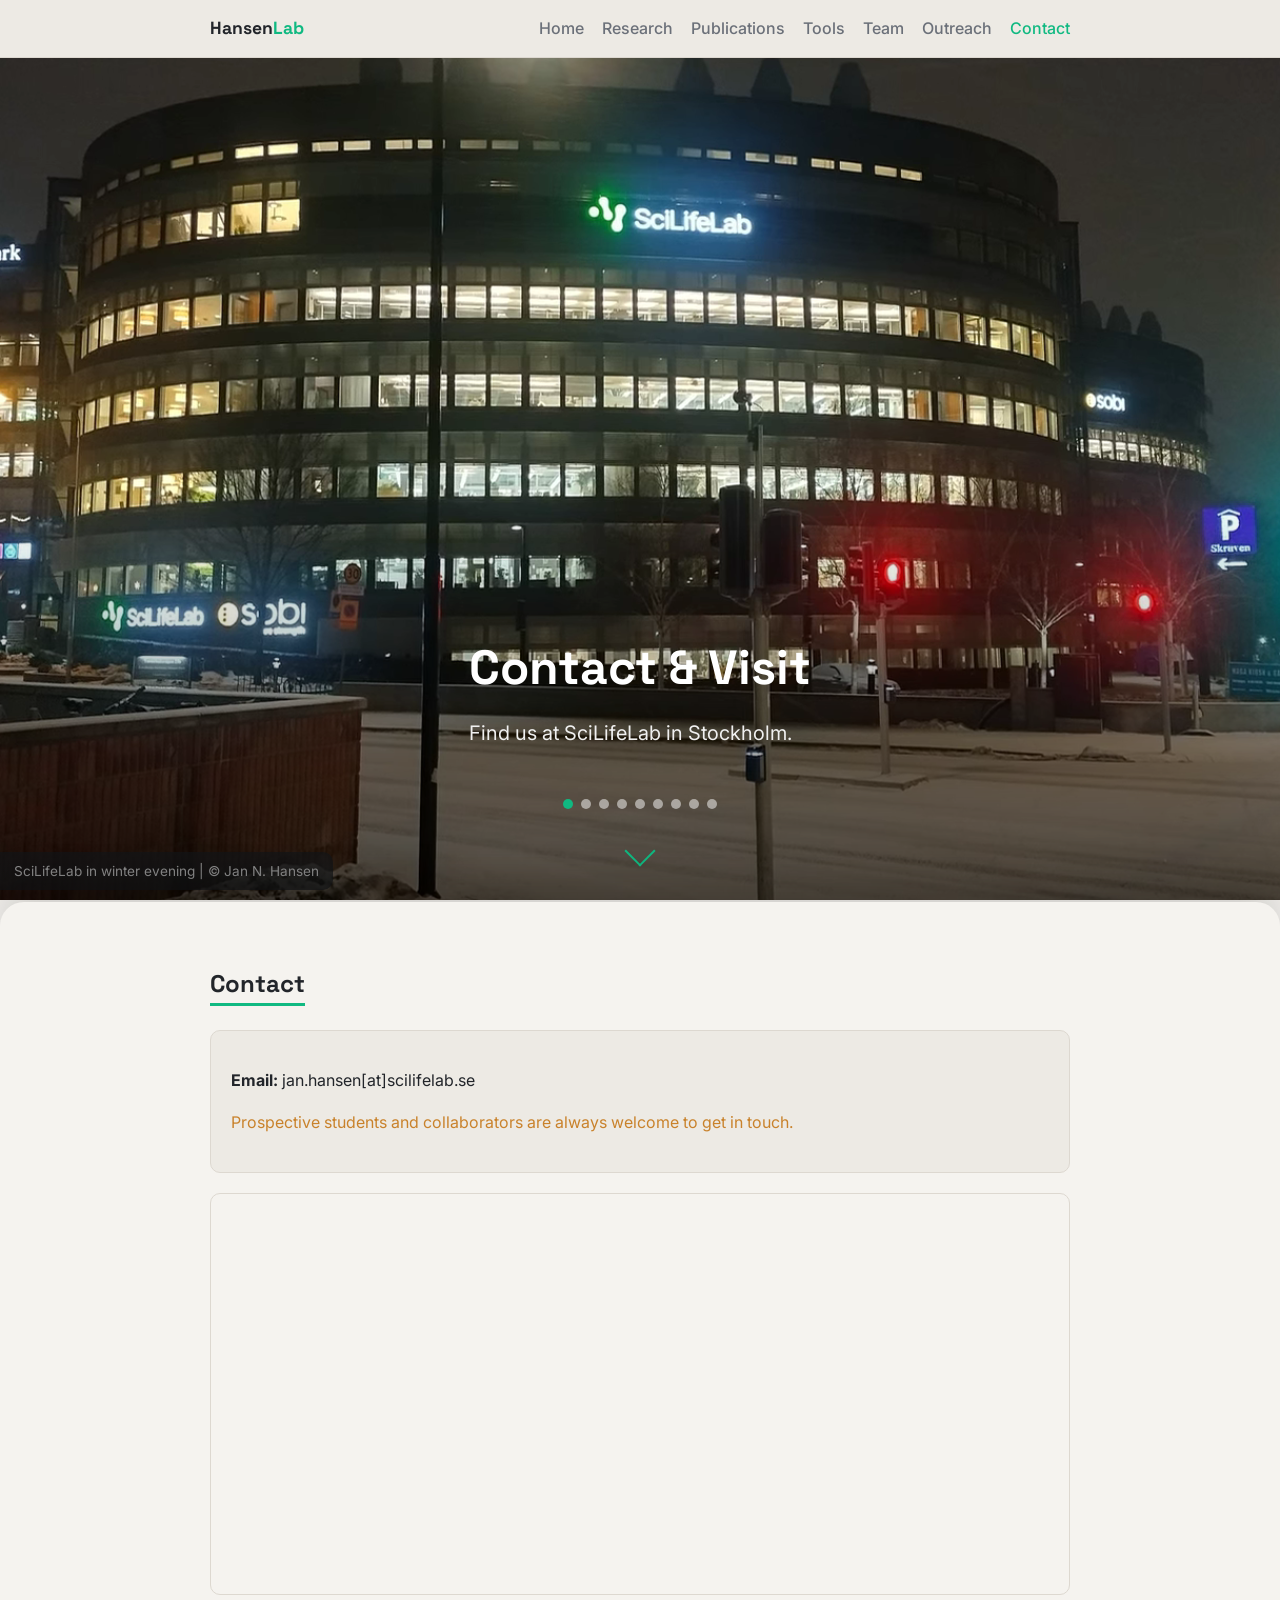
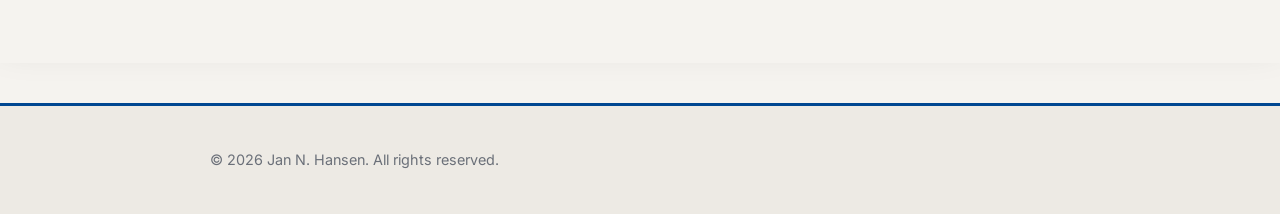
<file: contact.html>
<!DOCTYPE html>
<html lang="en">
<head>
  <meta charset="UTF-8">
  <meta name="viewport" content="width=device-width, initial-scale=1.0">
  <title>Contact — Hansen Lab</title>
  <link rel="preconnect" href="https://fonts.googleapis.com">
  <link href="https://fonts.googleapis.com/css2?family=Inter:wght@400;500;700&family=Space+Grotesk:wght@500;700&display=swap" rel="stylesheet">
  <link rel="stylesheet" href="style.css">
</head>

<body data-page="contact">

  <!-- NAV bar -->
  <div id="nav-placeholder"></div>


  <!-- ===== FIXED BACKGROUND CAROUSEL (Stockholm gallery) ===== -->
  <div class="carousel" id="carousel">
    <div class="slide active">
      <video muted playsinline loop autoplay>
        <source src="images/stockholm/SciLifeLab_Night.webm" type="video/webm">
      </video>
      <div class="caption">SciLifeLab in winter evening | &#169; Jan N. Hansen</div>
    </div>

    <div class="slide">
      <video muted playsinline loop autoplay>
        <source src="images/stockholm/Scating.mp4" type="video/mp4">
      </video>
      <div class="caption">Winter icescating closeby | &#169; Jan N. Hansen</div>
    </div>
    
    <div class="slide">
      <video muted playsinline loop autoplay>
        <source src="images/stockholm/SUPing.mp4" type="video/mp4">
      </video>
      <div class="caption">SUP during summer night | &#169; Jan N. Hansen</div>
    </div>
    
    <div class="slide">
      <video muted playsinline loop autoplay>
        <source src="images/stockholm/Fotografiska.webm" type="video/webm">
      </video>
      <div class="caption">Fotografiska and gamla stan | &#169; Jan N. Hansen</div>
    </div>
    
    <div class="slide">
      <video muted playsinline loop autoplay>
        <source src="images/stockholm/Brunsviken_top.webm" type="video/webm">
      </video>
      <div class="caption">Lake near SciLifeLab | &#169; Jan N. Hansen</div>
    </div>
    
    <div class="slide">
      <video muted playsinline loop autoplay>
        <source src="images/stockholm/Sveavagen.webm" type="video/webm">
      </video>
      <div class="caption">Stockholm in late spring | &#169; Jan N. Hansen</div>
    </div>
        
    <div class="slide">
      <video muted playsinline loop autoplay>
        <source src="images/stockholm/Sunset.webm" type="video/webm">
      </video>
      <div class="caption">Summer sunset | &#169; Jan N. Hansen</div>
    </div>
    
    <div class="slide">
      <video muted playsinline loop autoplay>
        <source src="images/stockholm/Snowing.mp4" type="video/mp4">
      </video>
      <div class="caption">November evening | &#169; Jan N. Hansen</div>
    </div>
        
    <div class="slide">
      <video muted playsinline loop autoplay>
        <source src="images/stockholm/SciLifeLab_Night_2.webm" type="video/webm">
      </video>
      <div class="caption">SciLifeLab at night | &#169; Jan N. Hansen</div>
    </div>

  </div>

  <!-- ===== HERO SPACER (title over the carousel) ===== -->
  <header class="hero-spacer">
    <div class="container">
      <h1>Contact &amp; Visit</h1>
      <p class="tagline">Find us at SciLifeLab in Stockholm.</p>
    </div>
    <div class="carousel-dots" id="carousel-dots"></div>
    <div class="scroll-hint">
    	<a href="#contact"><span class="chevron"></span></a>
    	</div>
  </header>

  <!-- ===== CONTENT PANEL (scrolls over carousel) ===== -->
  <div class="content-panel">
	<section id="contact">
	    <div class="container">
	      <h2>Contact</h2>
	      <div class="card">
		<p><strong>Email:</strong> jan.hansen[at]scilifelab.se</p>
		<p style="color:var(--accent-warm)">Prospective students and collaborators are always welcome to get in touch.</p>
	      </div>
	    
	      <div class="map-embed">
		 <iframe src="https://www.google.com/maps/embed?pb=!1m18!1m12!1m3!3323.33!2d18.02071665131163!3d59.35015413257294!2m3!1f0!2f0!3f0!3m2!1i1024!2i768!4f13.1!3m3!1m2!1s0x465f9d9c044c1fe5%3A0xfff6f935131557c1!2sSciLifeLab!5e1!3m2!1ssv!2sus!4v1788490341219!5m2!1ssv!2sus" width="100%" height="400"  style="border:0;" allowfullscreen="" loading="lazy" referrerpolicy="no-referrer"></iframe>
	      </div>
	    </div>
	</section>
  </div>
  
  

  <!-- ===== FOOTER ===== -->  
  <div id="footer-placeholder"></div>
  
  <!-- Add nav and footer -->
  <script>
    // Measure the real nav height and store it as a CSS variable
    function setNavHeight() {
      const nav = document.querySelector('nav');
      if (nav) {
        document.documentElement.style.setProperty('--nav-height', nav.offsetHeight + 'px');
      }
    }
    
    // Header
    fetch('nav.html')
      .then(r => r.text())
      .then(html => {
        const placeholder = document.getElementById('nav-placeholder');
        placeholder.outerHTML = html;   // replaces the div with the nav directly

        // highlight active page
        const page = document.body.dataset.page;
        const link = document.querySelector('[data-nav="' + page + '"]');
        if (link) link.classList.add('active');

        // measure nav height (after nav is in the DOM)
        setNavHeight();
        window.addEventListener('resize', setNavHeight);
      });
    // FOOTER
    fetch('footer.html')
      .then(r => r.text())
      .then(html => {
        const ph = document.getElementById('footer-placeholder');
        ph.outerHTML = html;
      });
  </script>
  
  <script>
    (function () {
      const carousel = document.getElementById('carousel');
      const slides = carousel.querySelectorAll('.slide');
      const dotsWrap = document.getElementById('carousel-dots');
      let i = 0;

      // Build dots
      slides.forEach((_, idx) => {
        const b = document.createElement('button');
        if (idx === 0) b.classList.add('active');
        b.addEventListener('click', () => show(idx));
        dotsWrap.appendChild(b);
      });
      const dots = dotsWrap.querySelectorAll('button');

      function show(n) {
        // pause + reset outgoing video
        const oldVid = slides[i].querySelector('video');
        if (oldVid) { oldVid.pause(); oldVid.currentTime = 0; }
        slides[i].classList.remove('active');
        dots[i].classList.remove('active');

        i = n;

        slides[i].classList.add('active');
        dots[i].classList.add('active');
        // play incoming video from start
        const newVid = slides[i].querySelector('video');
        if (newVid) { newVid.currentTime = 0; newVid.play().catch(()=>{}); }
      }

      // Auto-advance every 6s
      setInterval(() => show((i + 1) % slides.length), 2200);
    })();
  </script>

</body>
</html>
</file>
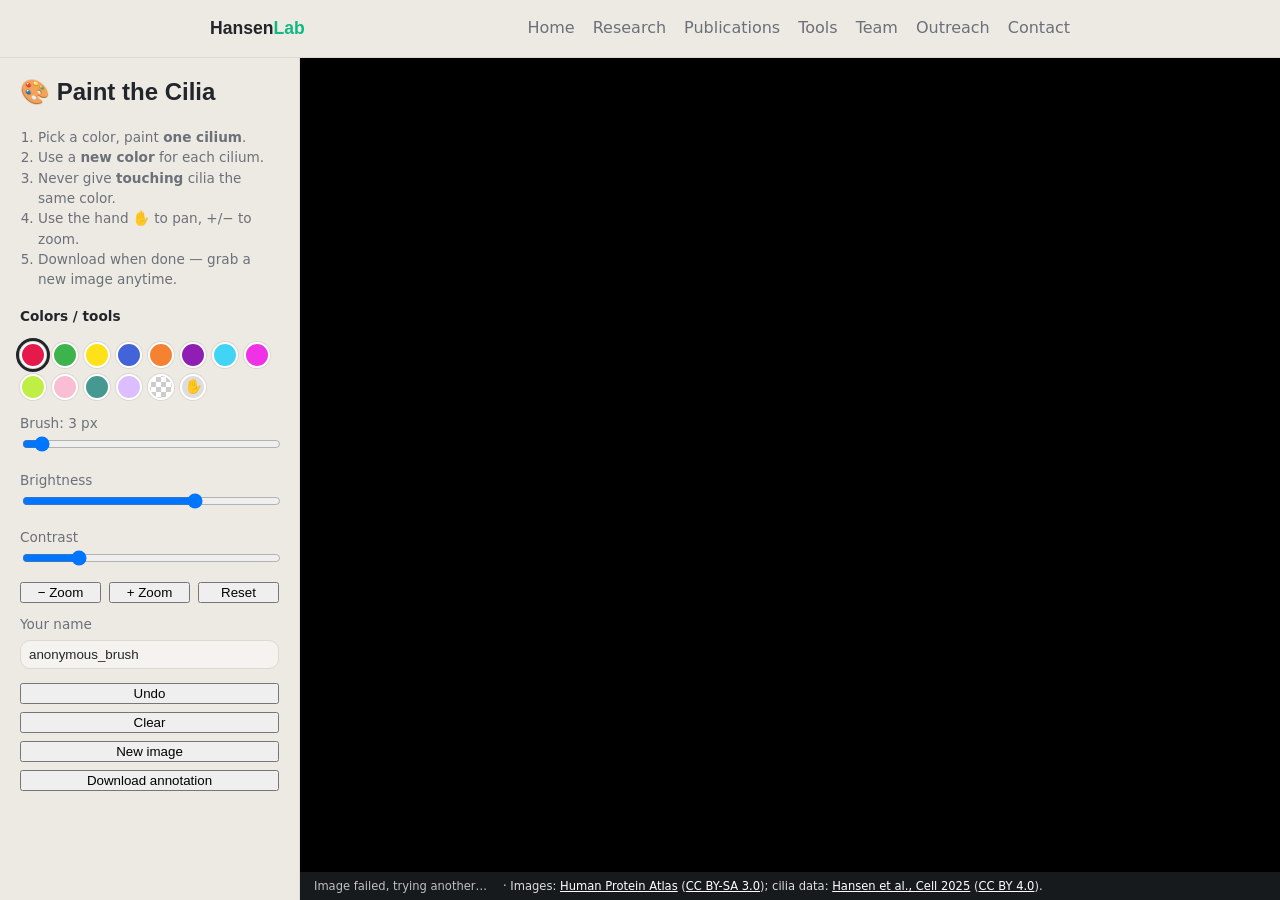
<file: game.html>
<!DOCTYPE html>
<html lang="en">
<head>
  <meta charset="UTF-8">
  <meta name="viewport" content="width=device-width, initial-scale=1.0">
  <title>Paint the Cilia — Lastname Lab</title>
  <link rel="stylesheet" href="style.css">
</head>
<body data-page="game">

  <div id="nav-placeholder"></div>
  <div class="game-wrap">
	  <div class="game-layout">

	    <!-- SIDEBAR -->
	    <aside class="game-sidebar">
	      <h2>🎨 Paint the Cilia</h2>
	      <div class="instructions">
		<ol>
		  <li>Pick a color, paint <b>one cilium</b>.</li>
		  <li>Use a <b>new color</b> for each cilium.</li>
		  <li>Never give <b>touching</b> cilia the same color.</li>
		  <li>Use the hand ✋ to pan, +/− to zoom.</li>
		  <li>Download when done — grab a new image anytime.</li>
		</ol>
	      </div>

	      <div><b style="font-size:0.85rem;">Colors / tools</b></div>
	      <div class="palette" id="palette"></div>

	      <div class="ctrl">Brush: <span id="brushVal">3</span> px
		<input type="range" id="brush" min="1" max="40" value="3">
	      </div>
	      <div class="ctrl">Brightness
		<input type="range" id="brightness" min="50" max="300" value="220">
	      </div>
	      <div class="ctrl">Contrast
		<input type="range" id="contrast" min="50" max="300" value="100">
	      </div>
	      
	      <div class="zoom-row">
		<button class="btn" id="zoomOut">− Zoom</button>
		<button class="btn" id="zoomIn">+ Zoom</button>
		<button class="btn" id="zoomReset">Reset</button>
	      </div>

	      <div class="ctrl">
		Your name
		<input type="text" id="userName" value="anonymous_brush"
		       style="width:100%; padding:6px 8px; margin-top:4px;
		              border:1px solid var(--border); border-radius:var(--radius);
		              background:var(--bg); color:var(--text);">
	      </div>

	      <div class="btn-col">
		<button class="btn" id="undo">Undo</button>
		<button class="btn" id="clear">Clear</button>
		<button class="btn" id="newImg">New image</button>
		<button class="btn" id="download">Download annotation</button>
	      </div>
	    </aside>
	    
	    <!-- STAGE (canvas) -->
	    <div class="game-stage" id="stage">	    
		<div class="game-topbar">
		<p id="paintFeedback" style="margin:0;"></p>
		</div>
		<div class="canvas-stack" id="stack">
		<canvas id="imgCanvas"></canvas>
		<canvas id="paintCanvas"></canvas>
		</div>	 
				
		<!-- bottom credit bar overlaying the image -->
		<div class="game-creditbar">
		  <span id="creditNote"></span>
		  <span class="credit-static">·
		    Images: <a href="https://www.proteinatlas.org/" target="_blank">Human Protein Atlas</a>
		    (<a href="https://creativecommons.org/licenses/by-sa/3.0/" target="_blank">CC BY-SA 3.0</a>);
		    cilia data: <a href="https://doi.org/10.1016/j.cell.2025.08.039" target="_blank">Hansen et al., Cell 2025</a>
		    (<a href="http://creativecommons.org/licenses/by/4.0/" target="_blank">CC BY 4.0</a>).
		  </span>
		</div>     
	    </div>
	    
	  </div>	    
    </div>
	  
  <script>
    // ---- image source ----
    let IMAGES = ["https://images.proteinatlas.org/8410/2127_E8_76_blue_red_yellow.jpg"];
    async function loadImageList(){ try{ const r=await fetch('cilia_images.json'); if(r.ok){ const l=await r.json(); if(Array.isArray(l)&&l.length) IMAGES=l; } }catch(e){} }

    const palette = ["#e6194B","#3cb44b","#ffe119","#4363d8","#f58231","#911eb4","#42d4f4","#f032e6","#bfef45","#fabed4","#469990","#dcbeff"];
    const ERASER="__eraser__", HAND="__hand__";
    let tool = palette[0];   // current color, or ERASER/HAND
    let color = palette[0];
    let lastPaintedColor = null;
    let currentStrokePoints = [];

    const stage = document.getElementById('stage');
    const stack = document.getElementById('stack');
    const imgCanvas = document.getElementById('imgCanvas');
    const paintCanvas = document.getElementById('paintCanvas');
    const ictx = imgCanvas.getContext('2d');
    const pctx = paintCanvas.getContext('2d');
    const brushEl = document.getElementById('brush');
    const brushVal = document.getElementById('brushVal');
    const brightnessEl = document.getElementById('brightness');
    const contrastEl = document.getElementById('contrast');
    const creditNote = document.getElementById('creditNote');
    const feedbackEl = document.getElementById('paintFeedback');   // ← ADDED

    // ---- raw canvas for intensity checks ----   ← ADDED BLOCK
    let rawCanvas = document.createElement('canvas');
    let rawCtx = rawCanvas.getContext('2d', { willReadFrequently: true });
    let redThreshold = 0;
    let rawData = null;

    // ---- name field (with remember via localStorage) ----
    const nameEl = document.getElementById('userName');
    nameEl.value = localStorage.getItem('ciliaAnnotator') || 'anonymous_brush';
    nameEl.oninput = () => localStorage.setItem('ciliaAnnotator', nameEl.value);

    let img = new Image();
    let currentURL = null;
    let paintData = {};
    let undoStack = [];

    // view transform (zoom/pan)
    let scale = 1, tx = 0, ty = 0;

    // ---- palette + tools UI ----
    const pal = document.getElementById('palette');
    palette.forEach((c,i)=>{
      const s=document.createElement('div');
      s.className='swatch'+(i===0?' active':''); s.style.background=c; s.title="Cilium "+(i+1);
      s.onclick=()=>selectTool(c,s);
      pal.appendChild(s);
    });
    const eraser=document.createElement('div'); eraser.className='swatch eraser'; eraser.title='Eraser';
    eraser.onclick=()=>selectTool(ERASER,eraser); pal.appendChild(eraser);
    const hand=document.createElement('div'); hand.className='swatch hand'; hand.title='Pan (hand)'; hand.textContent='✋';
    hand.onclick=()=>selectTool(HAND,hand); pal.appendChild(hand);

    function selectTool(t, el){
      tool = t; if(t!==ERASER && t!==HAND) color = t;
      document.querySelectorAll('.swatch').forEach(e=>e.classList.remove('active'));
      el.classList.add('active');
      paintCanvas.style.cursor = (t===HAND)?'grab':(t===ERASER?'cell':'crosshair');
    }

    brushEl.oninput = ()=> brushVal.textContent = brushEl.value;

    // ---- load / draw image ----
    function loadImage(url){
      currentURL=url; img=new Image(); img.crossOrigin="anonymous";
      img.onload=()=>{
        imgCanvas.width=paintCanvas.width=img.width;
        imgCanvas.height=paintCanvas.height=img.height;
        drawImage(); pctx.clearRect(0,0,img.width,img.height);
        paintData={}; undoStack=[];
        fitToStage();
        creditNote.innerHTML = 'Current image: <a href="' + url + '" target="_blank">' + url + '</a>';

        // --- populate raw canvas + compute red background threshold ---
        rawCanvas.width = img.width; rawCanvas.height = img.height;
        rawCtx.drawImage(img, 0, 0);
        try {
          computeRedThreshold();
        } catch(e) {
          redThreshold = null;
          rawData = null;
          console.warn("Red-intensity check disabled (image not CORS-accessible).", e);
        }

        if (feedbackEl) feedbackEl.textContent = "";  // clear feedback on new image
        const bar = document.querySelector('.game-topbar');
        if (bar) bar.classList.remove('has-msg');   // hide background on new image
      };
      img.onerror=()=>{ creditNote.textContent="Image failed, trying another…"; nextImage(); };
      img.src=url;
    }
    function nextImage(){ loadImage(IMAGES[Math.floor(Math.random()*IMAGES.length)]); }
    function drawImage(){
      ictx.filter=`brightness(${brightnessEl.value}%) contrast(${contrastEl.value}%)`;
      ictx.drawImage(img,0,0); ictx.filter="none";
    }
    brightnessEl.oninput=contrastEl.oninput=drawImage;

    // ---- view transform ----
    function applyTransform(){ stack.style.transform=`translate(${tx}px,${ty}px) scale(${scale})`; }
    function fitToStage(){
      const sw=stage.clientWidth, sh=stage.clientHeight;
      scale = Math.min(sw/img.width, sh/img.height);
      tx = (sw - img.width*scale)/2;
      ty = (sh - img.height*scale)/2;
      applyTransform();
    }
    document.getElementById('zoomIn').onclick =()=>{ zoomAt(1.25); };
    document.getElementById('zoomOut').onclick=()=>{ zoomAt(0.8); };
    document.getElementById('zoomReset').onclick=fitToStage;
    function zoomAt(factor){
      const cx=stage.clientWidth/2, cy=stage.clientHeight/2;
      const ix=(cx-tx)/scale, iy=(cy-ty)/scale;
      scale*=factor;
      tx=cx-ix*scale; ty=cy-iy*scale;
      applyTransform();
    }

    // ---- coordinate conversion: screen -> image pixels ----
    function toImageCoords(e){
      const rect = stage.getBoundingClientRect();
      const t = e.touches?e.touches[0]:e;
      const sx = t.clientX - rect.left;
      const sy = t.clientY - rect.top;
      return { x: Math.round((sx - tx)/scale), y: Math.round((sy - ty)/scale) };
    }

    // ---- paint / erase / pan ----
    let acting=false, panning=false, panStart=null;
    function snapshot(){ undoStack.push({data:JSON.parse(JSON.stringify(paintData)), img:pctx.getImageData(0,0,paintCanvas.width,paintCanvas.height)}); if(undoStack.length>40) undoStack.shift(); }
    function applyAt(p){
      const r=parseInt(brushEl.value,10);
      if(tool===ERASER){
        pctx.save(); pctx.globalCompositeOperation='destination-out';
        pctx.beginPath(); pctx.arc(p.x,p.y,r,0,Math.PI*2); pctx.fill(); pctx.restore();
        for(const c in paintData){ paintData[c]=paintData[c].filter(([x,y])=>Math.hypot(x-p.x,y-p.y)>r); if(!paintData[c].length) delete paintData[c]; }
      } else {
        pctx.fillStyle=color; pctx.beginPath(); pctx.arc(p.x,p.y,r,0,Math.PI*2); pctx.fill();
        if(!paintData[color]) paintData[color]=[]; paintData[color].push([p.x,p.y,r]);
        lastPaintedColor = color;
        currentStrokePoints.push([p.x, p.y]);   // track this stroke's points
      }
    }
    function down(e){
      if(tool===HAND){ panning=true; panStart={x:(e.touches?e.touches[0].clientX:e.clientX)-tx, y:(e.touches?e.touches[0].clientY:e.clientY)-ty}; return; }
      acting=true;
      currentStrokePoints = [];   // ← reset for this stroke
      snapshot();
      applyAt(toImageCoords(e));
    }
    function moveE(e){
      if(panning){ const t=e.touches?e.touches[0]:e; tx=t.clientX-panStart.x; ty=t.clientY-panStart.y; applyTransform(); return; }
      if(!acting) return; e.preventDefault(); applyAt(toImageCoords(e));
    }
    
    function pixelSignal(r, g, b){
      return Math.max(r, g) - 0.6 * b;
    }

    function computeRedThreshold(){
      rawData = rawCtx.getImageData(0,0,rawCanvas.width,rawCanvas.height).data;
      const vals = [];
      const step = 16;
      for (let i=0; i<rawData.length; i+=step){
        const s = pixelSignal(rawData[i], rawData[i+1], rawData[i+2]);
        if (s > 0) vals.push(s);
      }
      if (!vals.length) { redThreshold = 10; return; }
      vals.sort((a,b)=>a-b);
      redThreshold = Math.max(15, vals[Math.floor(vals.length*0.50)]);
      console.log("signalThreshold =", redThreshold);
    }

    function avgRedForPoints(pts){
      if (redThreshold === null || !rawData || !pts.length) return null;
      const w = rawCanvas.width, h = rawCanvas.height;
      let sum=0, n=0;
      for (const [x,y] of pts){
        if (x<0||y<0||x>=w||y>=h) continue;
        const idx = (y*w+x)*4;
        sum += pixelSignal(rawData[idx], rawData[idx+1], rawData[idx+2]);
        n++;
      }
      return n ? sum/n : null;
    }
    
    function feedbackForLastPaint(){
      if (!feedbackEl) return;
      const bar = document.querySelector('.game-topbar');
      const avg = avgRedForPoints(currentStrokePoints);

      if (avg === null) {
        feedbackEl.textContent = "";
        bar.classList.remove('has-msg');
        return;
      }

      if (avg < redThreshold){
        feedbackEl.style.color = "var(--accent-warm)";
        feedbackEl.textContent = `⚠️ Low red signal here (avg ${avg.toFixed(0)} < background ${redThreshold}). You might have missed a cilium — if you're sure, keep going!`;
      } else {
        feedbackEl.style.color = "var(--accent)";
        feedbackEl.textContent = `✓ Looks good — red signal detected (avg ${avg.toFixed(0)}).`;
      }

      bar.classList.add('has-msg');
    }
    
    function up(){
      const wasActing = acting;
      acting=false; panning=false;
      if (wasActing && tool !== ERASER && tool !== HAND) {
        feedbackForLastPaint();
      }
    }

    stage.addEventListener('mousedown',down);
    stage.addEventListener('mousemove',moveE);
    window.addEventListener('mouseup',up);
    stage.addEventListener('touchstart',down,{passive:false});
    stage.addEventListener('touchmove',moveE,{passive:false});
    window.addEventListener('touchend',up);

    // mouse wheel zoom (bonus)
    stage.addEventListener('wheel',(e)=>{ e.preventDefault(); zoomAt(e.deltaY<0?1.1:0.9); },{passive:false});

    // ---- buttons ----
    document.getElementById('undo').onclick=()=>{ const s=undoStack.pop(); if(s){ paintData=s.data; pctx.putImageData(s.img,0,0);} };
    document.getElementById('clear').onclick=()=>{ snapshot(); pctx.clearRect(0,0,paintCanvas.width,paintCanvas.height); paintData={}; };
    document.getElementById('newImg').onclick=nextImage;
    document.getElementById('download').onclick = () => {
      const annotator = nameEl.value.trim() || 'anonymous_brush';
      const out = {
        annotator: annotator,
        image: currentURL,
        imageSize: { width: img.width, height: img.height },
        brightness: brightnessEl.value, contrast: contrastEl.value,
        format: "Each color key = one cilium. Points: [x,y,brushRadius] in IMAGE pixels.",
        cilia: paintData,
        timestamp: new Date().toISOString()
      };
      const blob = new Blob([JSON.stringify(out,null,2)], {type:'text/plain'});
      const a = document.createElement('a');
      a.download = annotator + '_cilia_annotation.txt';
      a.href = URL.createObjectURL(blob);
      a.click(); URL.revokeObjectURL(a.href);
      // PHASE 2: fetch('YOUR_ENDPOINT',{method:'POST',headers:{'Content-Type':'application/json'},body:JSON.stringify(out)});
    };

    window.addEventListener('resize', ()=>{ if(img.width) fitToStage(); });

    (async function(){ await loadImageList(); nextImage(); })();
  </script>
  
  <script>
    // Measure the real nav height and store it as a CSS variable
    function setNavHeight() {
      const nav = document.querySelector('nav');
      if (nav) {
        document.documentElement.style.setProperty('--nav-height', nav.offsetHeight + 'px');
      }
    }
    
    // Header
    fetch('nav.html')
      .then(r => r.text())
      .then(html => {
        const placeholder = document.getElementById('nav-placeholder');
        placeholder.outerHTML = html;   // replaces the div with the nav directly

        // highlight active page
        const page = document.body.dataset.page;
        const link = document.querySelector('[data-nav="' + page + '"]');
        if (link) link.classList.add('active');

        // measure nav height (after nav is in the DOM)
        setNavHeight();
        window.addEventListener('resize', setNavHeight);
      });
  </script>
</body>
</html>
</file>
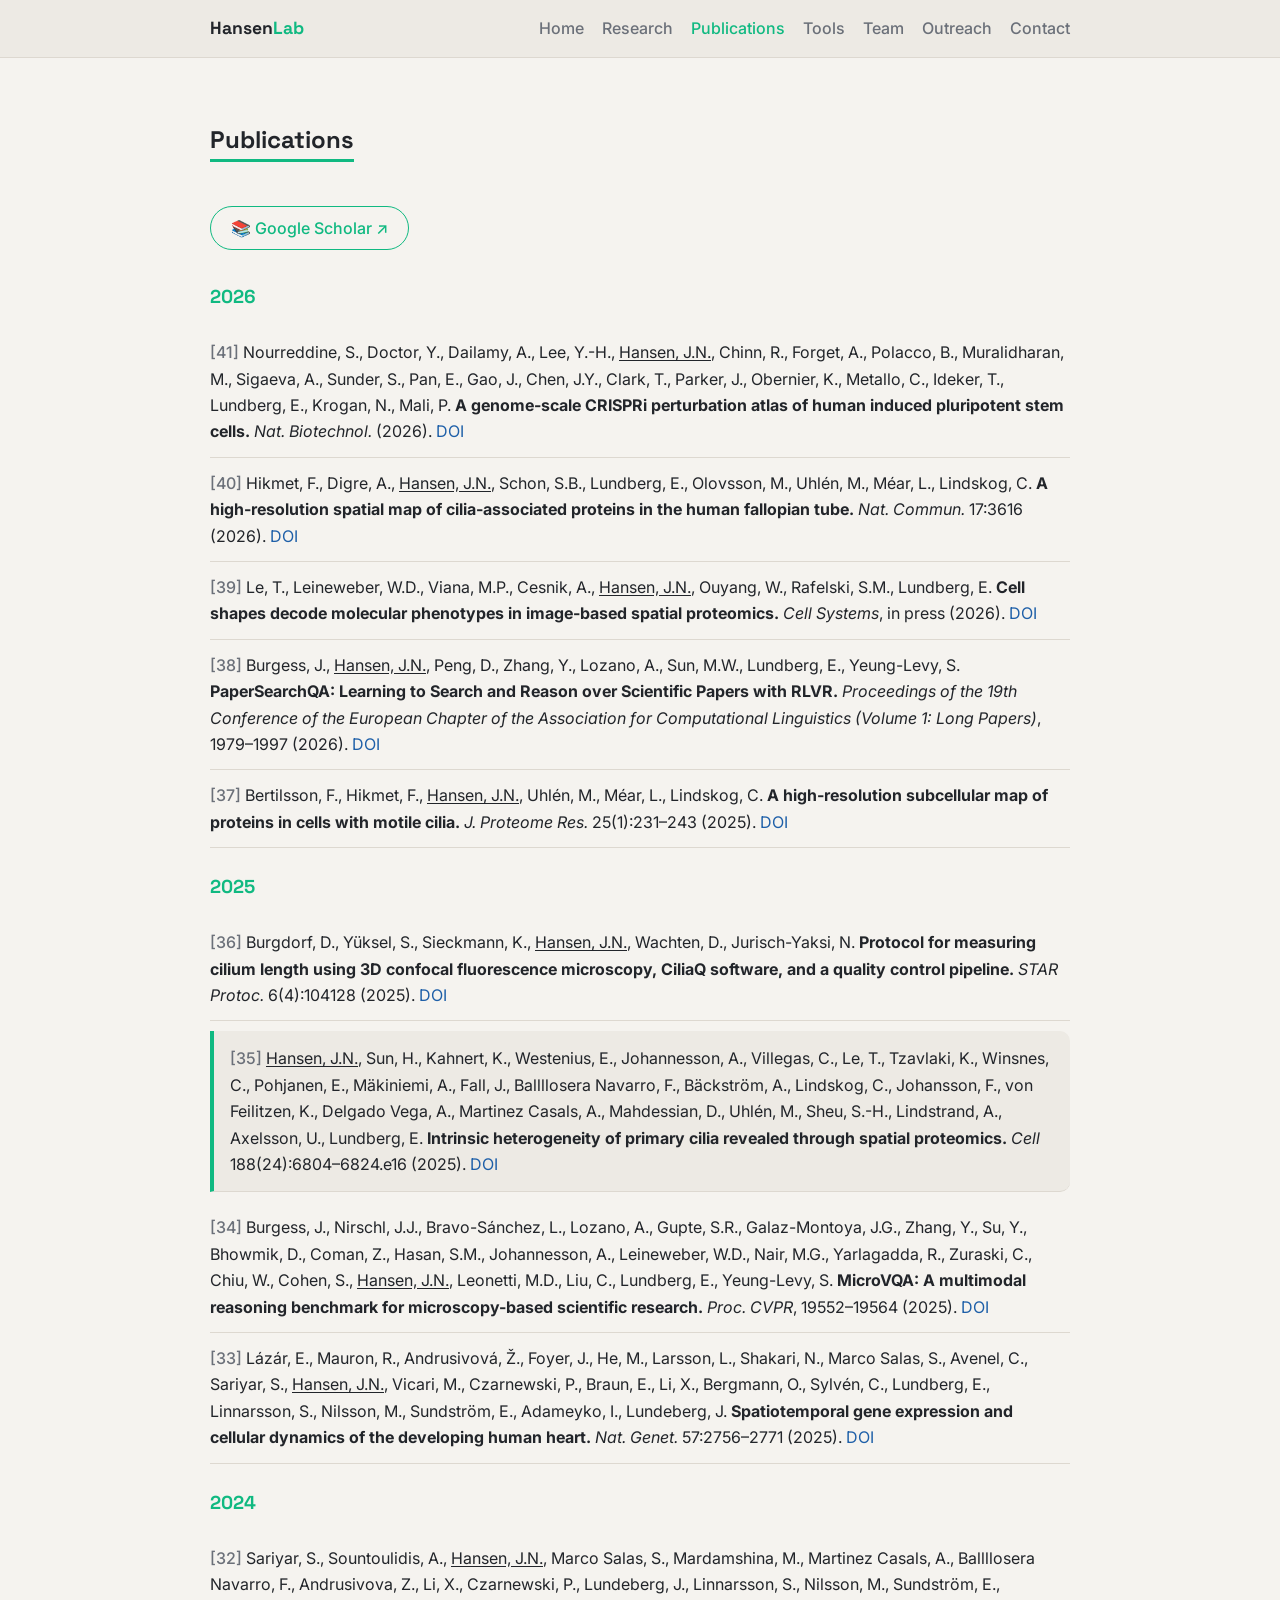
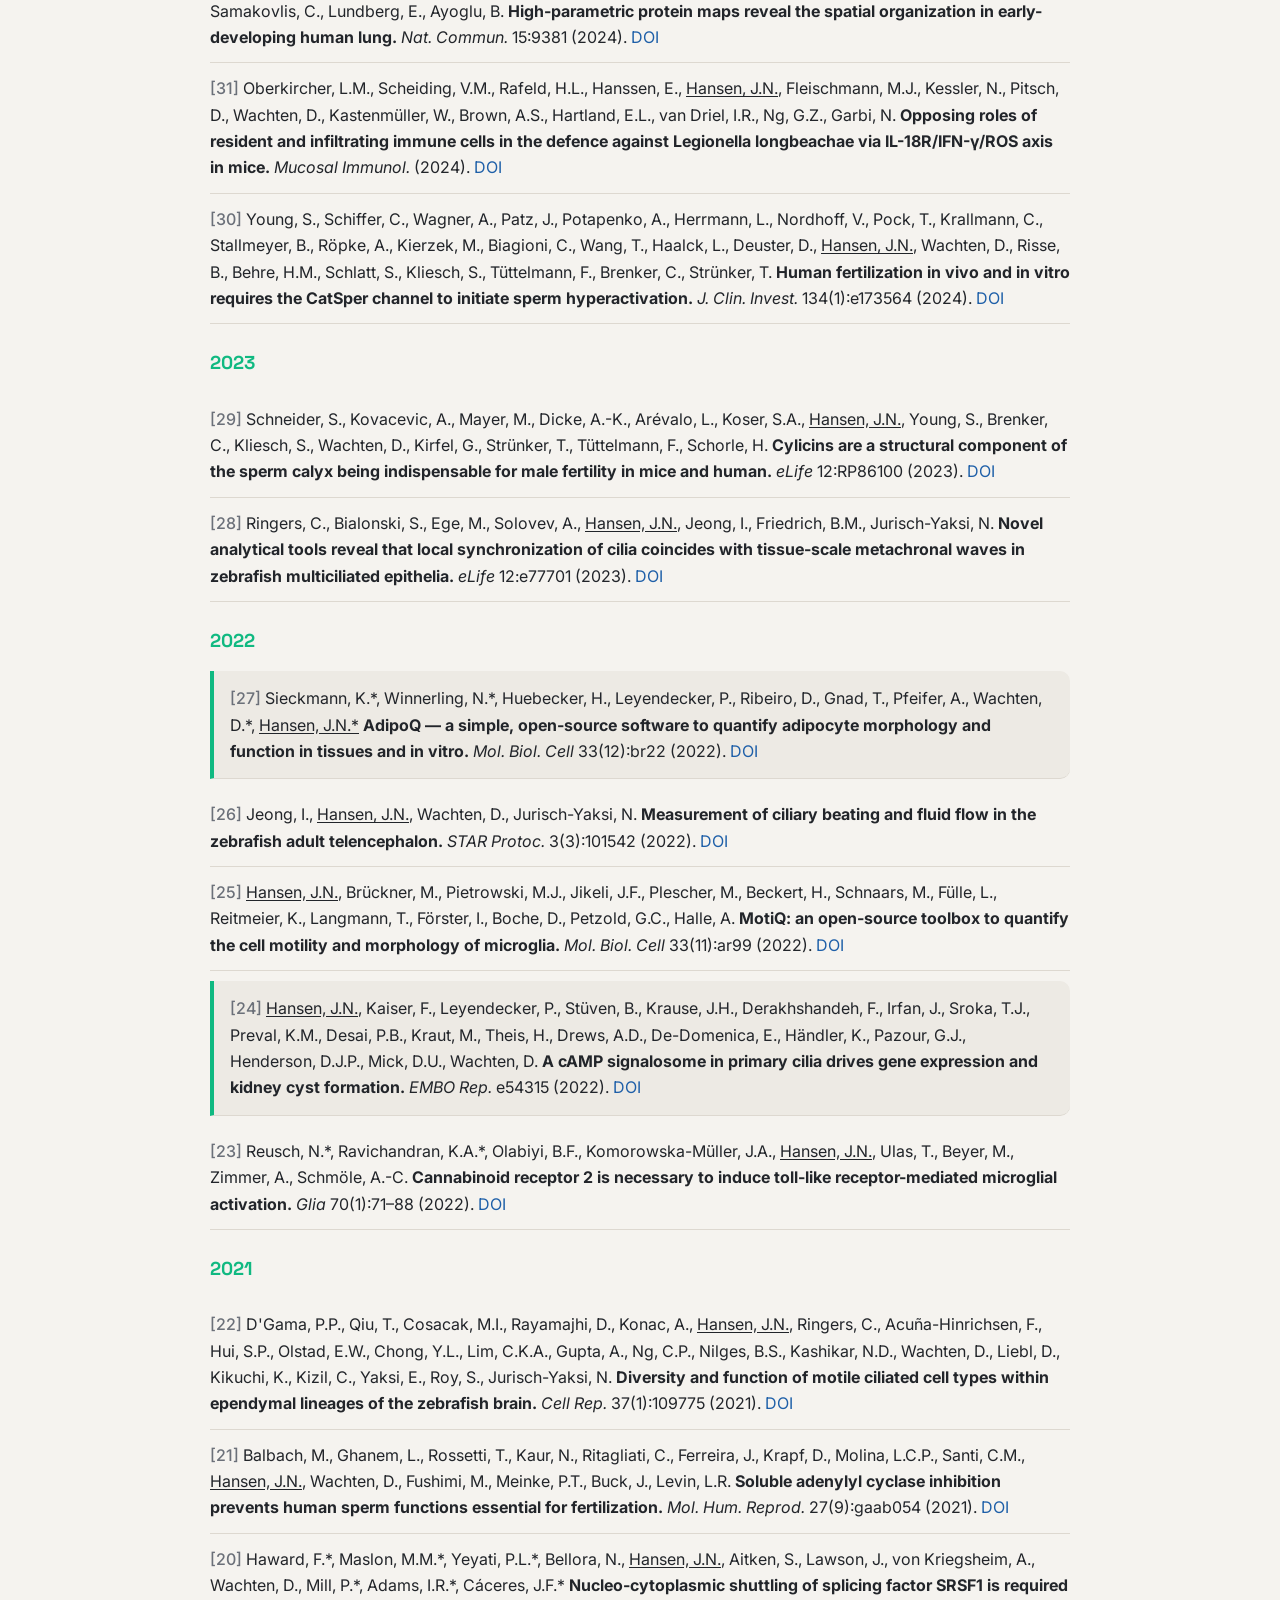
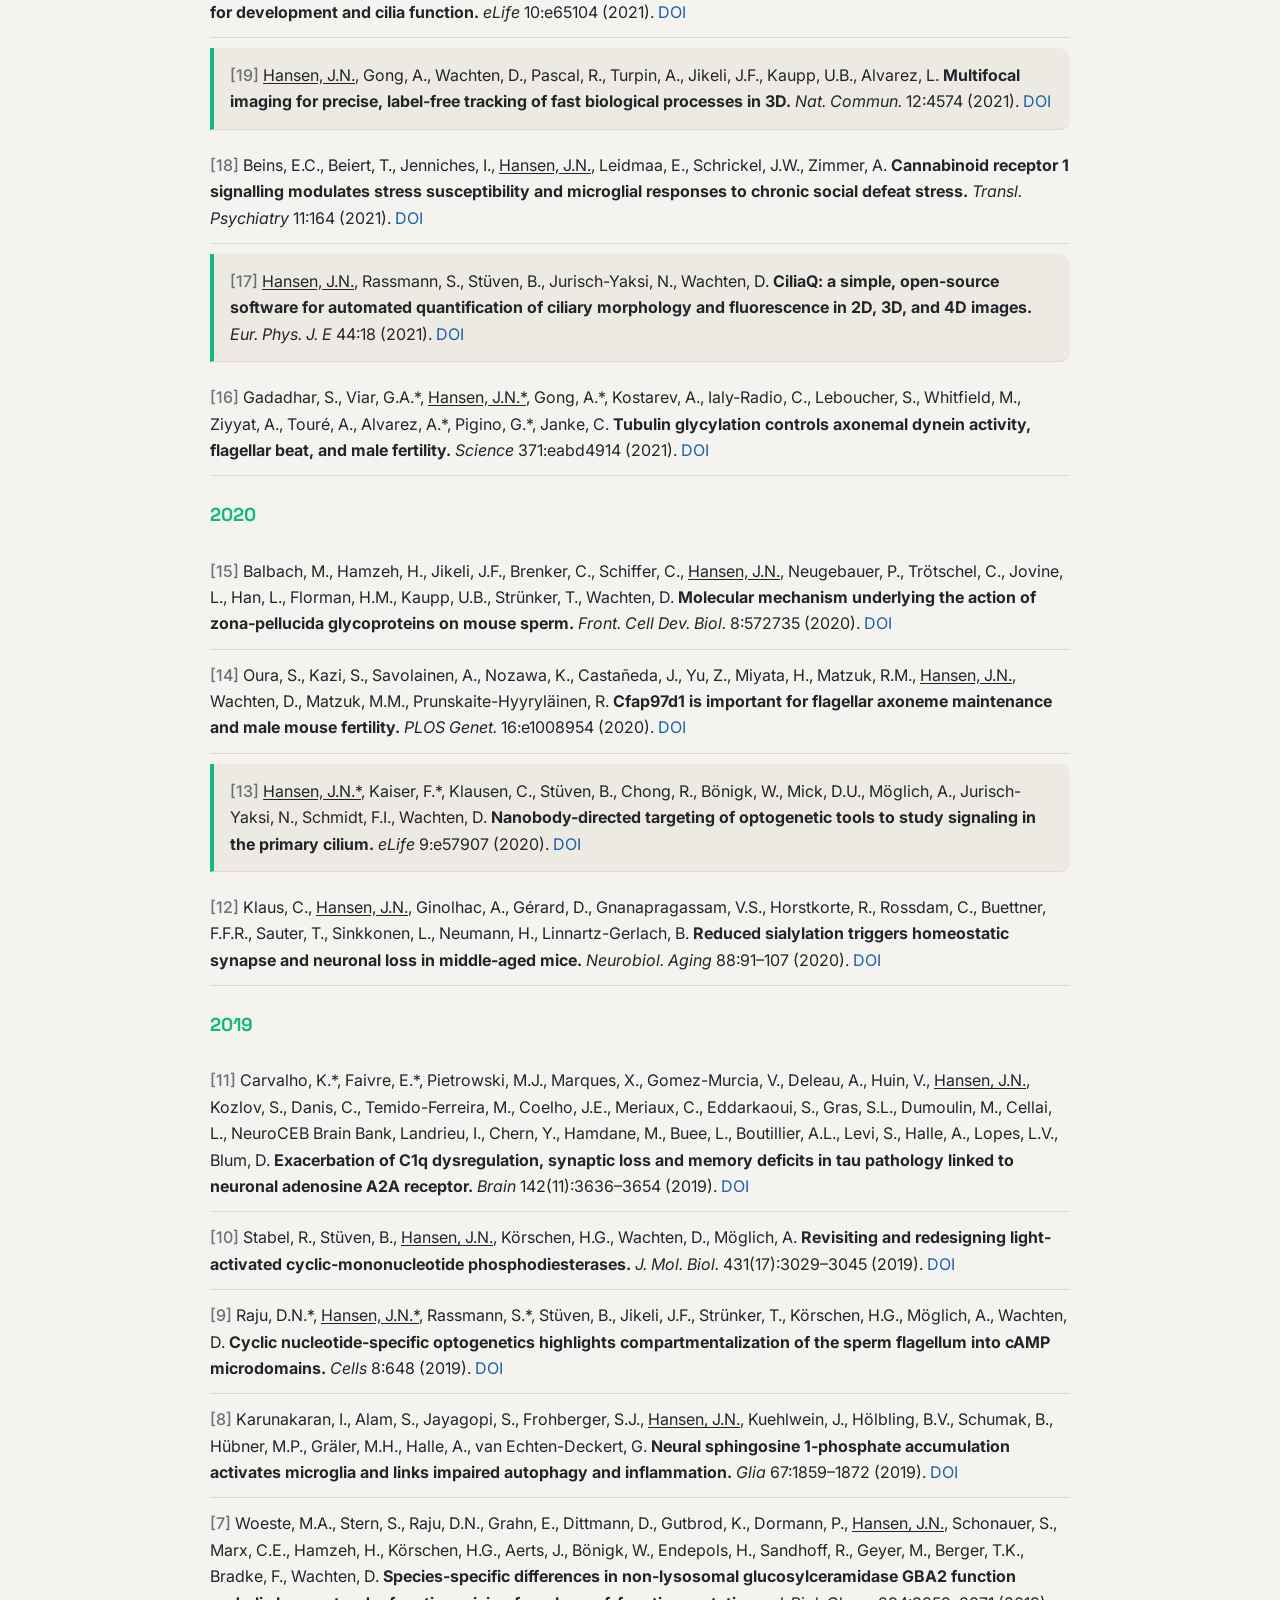
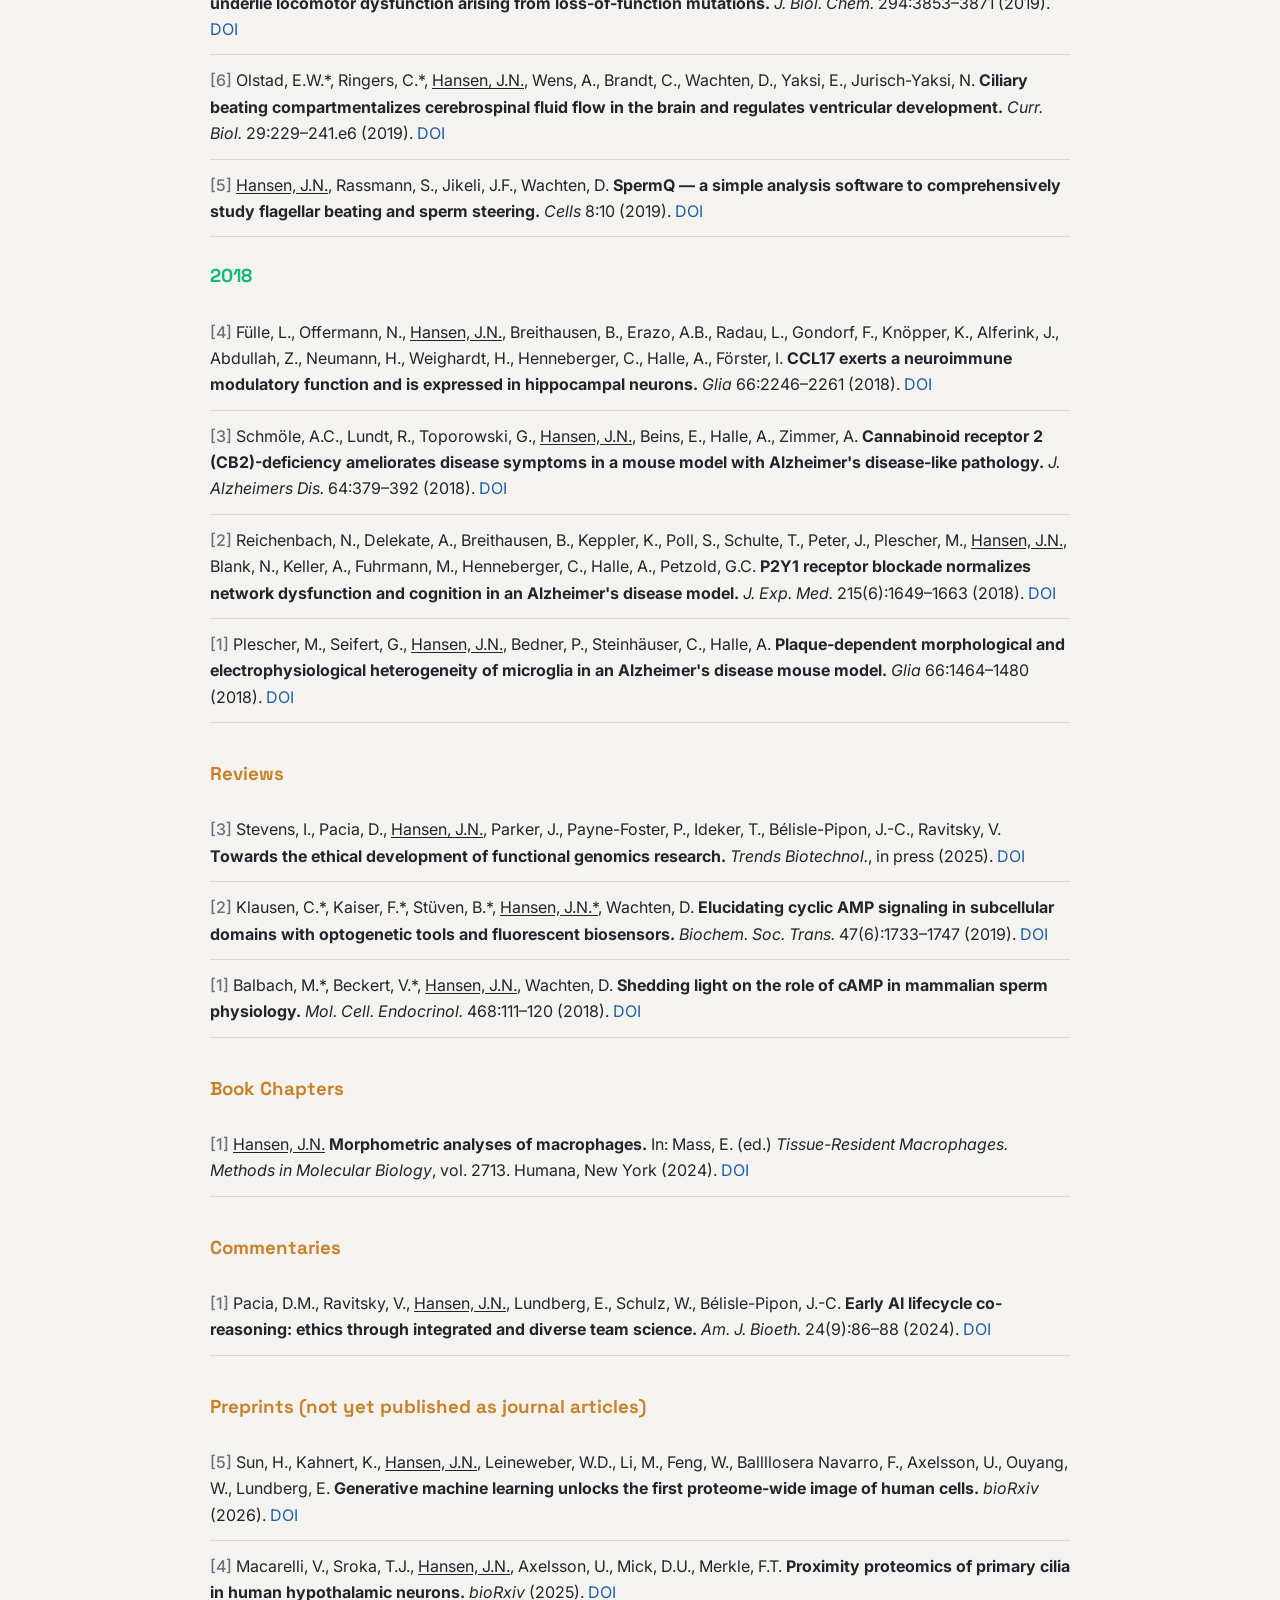
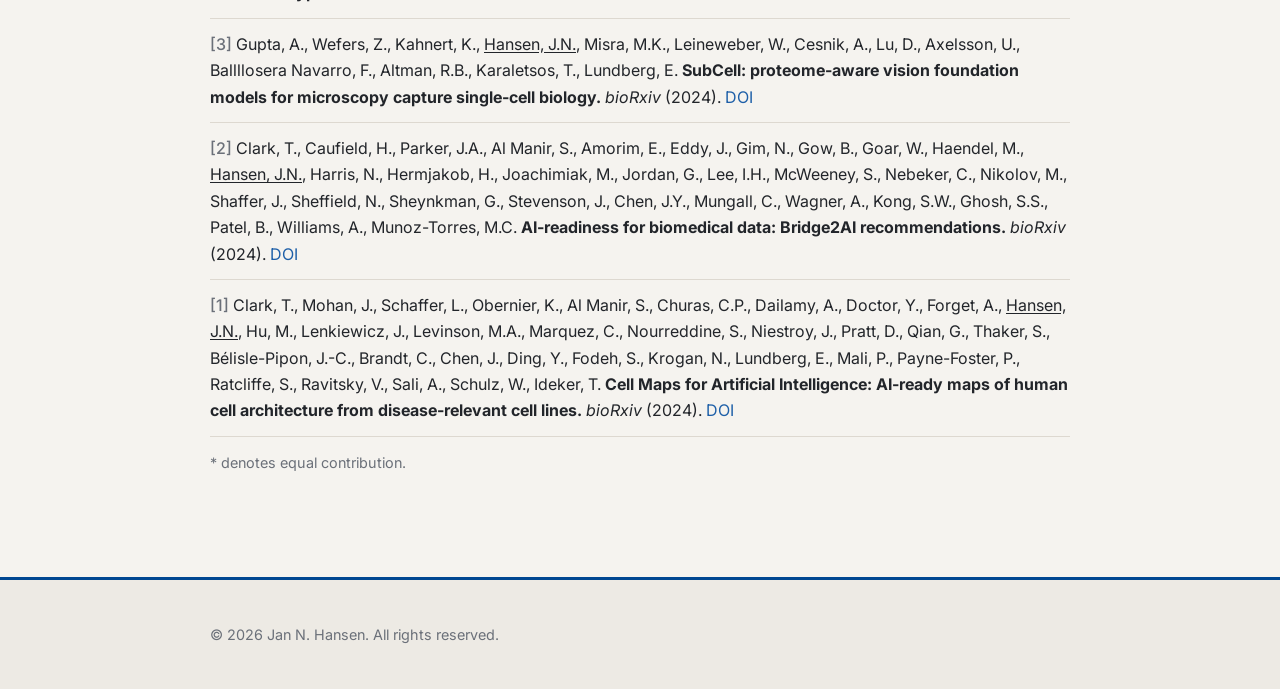
<file: publications.html>
<!DOCTYPE html>
<html lang="en">
<head>
  <meta charset="UTF-8">
  <meta name="viewport" content="width=device-width, initial-scale=1.0">
  <title>Publications — Hansen Lab</title>
  <link rel="preconnect" href="https://fonts.googleapis.com">
  <link href="https://fonts.googleapis.com/css2?family=Inter:wght@400;500;700&family=Space+Grotesk:wght@500;700&display=swap" rel="stylesheet">
  <link rel="stylesheet" href="style.css">
</head>
<body data-page="publications">

  <!-- NAV bar -->
  <div id="nav-placeholder"></div>

  <section>
    <div class="container">
      <h2>Publications</h2>
      <p style="color:var(--muted);">
        <a class="scholar-btn" href="https://scholar.google.com/citations?user=ONpdBm8AAAAJ&hl=en" target="_blank">
          📚 Google Scholar ↗
        </a>
      </p>

      <!-- ================= JOURNAL ARTICLES ================= -->

      <h3 class="pub-year">2026</h3>

      <div class="pub">
        <span class="pub-num">[41]</span> Nourreddine, S., Doctor, Y., Dailamy, A., Lee, Y.-H., <span class="self">Hansen, J.N.</span>, Chinn, R., Forget, A., Polacco, B., Muralidharan, M., Sigaeva, A., Sunder, S., Pan, E., Gao, J., Chen, J.Y., Clark, T., Parker, J., Obernier, K., Metallo, C., Ideker, T., Lundberg, E., Krogan, N., Mali, P. <b>A genome-scale CRISPRi perturbation atlas of human induced pluripotent stem cells.</b> <i>Nat. Biotechnol.</i> (2026). <a href="https://doi.org/10.1038/s41587-026-03199-w" target="_blank">DOI</a>
      </div>

      <div class="pub">
        <span class="pub-num">[40]</span> Hikmet, F., Digre, A., <span class="self">Hansen, J.N.</span>, Schon, S.B., Lundberg, E., Olovsson, M., Uhlén, M., Méar, L., Lindskog, C. <b>A high-resolution spatial map of cilia-associated proteins in the human fallopian tube.</b> <i>Nat. Commun.</i> 17:3616 (2026). <a href="https://doi.org/10.1038/s41467-026-71692-6" target="_blank">DOI</a>
      </div>

      <div class="pub">
        <span class="pub-num">[39]</span> Le, T., Leineweber, W.D., Viana, M.P., Cesnik, A., <span class="self">Hansen, J.N.</span>, Ouyang, W., Rafelski, S.M., Lundberg, E. <b>Cell shapes decode molecular phenotypes in image-based spatial proteomics.</b> <i>Cell Systems</i>, in press (2026). <a href="https://doi.org/10.1016/j.cels.2026.101589" target="_blank">DOI</a>
      </div>

      <div class="pub">
        <span class="pub-num">[38]</span> Burgess, J., <span class="self">Hansen, J.N.</span>, Peng, D., Zhang, Y., Lozano, A., Sun, M.W., Lundberg, E., Yeung-Levy, S. <b>PaperSearchQA: Learning to Search and Reason over Scientific Papers with RLVR.</b> <i>Proceedings of the 19th Conference of the European Chapter of the Association for Computational Linguistics (Volume 1: Long Papers)</i>, 1979–1997 (2026). <a href="https://doi.org/10.18653/v1/2026.eacl-long.88" target="_blank">DOI</a>
      </div>

      <div class="pub">
        <span class="pub-num">[37]</span> Bertilsson, F., Hikmet, F., <span class="self">Hansen, J.N.</span>, Uhlén, M., Méar, L., Lindskog, C. <b>A high-resolution subcellular map of proteins in cells with motile cilia.</b> <i>J. Proteome Res.</i> 25(1):231–243 (2025). <a href="https://doi.org/10.1021/acs.jproteome.5c00686" target="_blank">DOI</a>
      </div>

      <h3 class="pub-year">2025</h3>

      <div class="pub">
        <span class="pub-num">[36]</span> Burgdorf, D., Yüksel, S., Sieckmann, K., <span class="self">Hansen, J.N.</span>, Wachten, D., Jurisch-Yaksi, N. <b>Protocol for measuring cilium length using 3D confocal fluorescence microscopy, CiliaQ software, and a quality control pipeline.</b> <i>STAR Protoc.</i> 6(4):104128 (2025). <a href="https://doi.org/10.1016/j.xpro.2025.104128" target="_blank">DOI</a>
      </div>

      <div class="pub featured">
        <span class="pub-num">[35]</span> <span class="self">Hansen, J.N.</span>, Sun, H., Kahnert, K., Westenius, E., Johannesson, A., Villegas, C., Le, T., Tzavlaki, K., Winsnes, C., Pohjanen, E., Mäkiniemi, A., Fall, J., Ballllosera Navarro, F., Bäckström, A., Lindskog, C., Johansson, F., von Feilitzen, K., Delgado Vega, A., Martinez Casals, A., Mahdessian, D., Uhlén, M., Sheu, S.-H., Lindstrand, A., Axelsson, U., Lundberg, E. <b>Intrinsic heterogeneity of primary cilia revealed through spatial proteomics.</b> <i>Cell</i> 188(24):6804–6824.e16 (2025). <a href="https://doi.org/10.1016/j.cell.2025.08.039" target="_blank">DOI</a>
      </div>

      <div class="pub">
        <span class="pub-num">[34]</span> Burgess, J., Nirschl, J.J., Bravo-Sánchez, L., Lozano, A., Gupte, S.R., Galaz-Montoya, J.G., Zhang, Y., Su, Y., Bhowmik, D., Coman, Z., Hasan, S.M., Johannesson, A., Leineweber, W.D., Nair, M.G., Yarlagadda, R., Zuraski, C., Chiu, W., Cohen, S., <span class="self">Hansen, J.N.</span>, Leonetti, M.D., Liu, C., Lundberg, E., Yeung-Levy, S. <b>MicroVQA: A multimodal reasoning benchmark for microscopy-based scientific research.</b> <i>Proc. CVPR</i>, 19552–19564 (2025). <a href="https://doi.org/10.1109/CVPR52734.2025.01821" target="_blank">DOI</a>
      </div>

      <div class="pub">
        <span class="pub-num">[33]</span> Lázár, E., Mauron, R., Andrusivová, Ž., Foyer, J., He, M., Larsson, L., Shakari, N., Marco Salas, S., Avenel, C., Sariyar, S., <span class="self">Hansen, J.N.</span>, Vicari, M., Czarnewski, P., Braun, E., Li, X., Bergmann, O., Sylvén, C., Lundberg, E., Linnarsson, S., Nilsson, M., Sundström, E., Adameyko, I., Lundeberg, J. <b>Spatiotemporal gene expression and cellular dynamics of the developing human heart.</b> <i>Nat. Genet.</i> 57:2756–2771 (2025). <a href="https://doi.org/10.1038/s41588-025-02352-6" target="_blank">DOI</a>
      </div>

      <h3 class="pub-year">2024</h3>

      <div class="pub">
        <span class="pub-num">[32]</span> Sariyar, S., Sountoulidis, A., <span class="self">Hansen, J.N.</span>, Marco Salas, S., Mardamshina, M., Martinez Casals, A., Ballllosera Navarro, F., Andrusivova, Z., Li, X., Czarnewski, P., Lundeberg, J., Linnarsson, S., Nilsson, M., Sundström, E., Samakovlis, C., Lundberg, E., Ayoglu, B. <b>High-parametric protein maps reveal the spatial organization in early-developing human lung.</b> <i>Nat. Commun.</i> 15:9381 (2024). <a href="https://doi.org/10.1038/s41467-024-53752-x" target="_blank">DOI</a>
      </div>

      <div class="pub">
        <span class="pub-num">[31]</span> Oberkircher, L.M., Scheiding, V.M., Rafeld, H.L., Hanssen, E., <span class="self">Hansen, J.N.</span>, Fleischmann, M.J., Kessler, N., Pitsch, D., Wachten, D., Kastenmüller, W., Brown, A.S., Hartland, E.L., van Driel, I.R., Ng, G.Z., Garbi, N. <b>Opposing roles of resident and infiltrating immune cells in the defence against Legionella longbeachae via IL-18R/IFN-γ/ROS axis in mice.</b> <i>Mucosal Immunol.</i> (2024). <a href="https://doi.org/10.1016/j.mucimm.2024.05.001" target="_blank">DOI</a>
      </div>

      <div class="pub">
        <span class="pub-num">[30]</span> Young, S., Schiffer, C., Wagner, A., Patz, J., Potapenko, A., Herrmann, L., Nordhoff, V., Pock, T., Krallmann, C., Stallmeyer, B., Röpke, A., Kierzek, M., Biagioni, C., Wang, T., Haalck, L., Deuster, D., <span class="self">Hansen, J.N.</span>, Wachten, D., Risse, B., Behre, H.M., Schlatt, S., Kliesch, S., Tüttelmann, F., Brenker, C., Strünker, T. <b>Human fertilization in vivo and in vitro requires the CatSper channel to initiate sperm hyperactivation.</b> <i>J. Clin. Invest.</i> 134(1):e173564 (2024). <a href="https://doi.org/10.1172/JCI173564" target="_blank">DOI</a>
      </div>

      <h3 class="pub-year">2023</h3>

      <div class="pub">
        <span class="pub-num">[29]</span> Schneider, S., Kovacevic, A., Mayer, M., Dicke, A.-K., Arévalo, L., Koser, S.A., <span class="self">Hansen, J.N.</span>, Young, S., Brenker, C., Kliesch, S., Wachten, D., Kirfel, G., Strünker, T., Tüttelmann, F., Schorle, H. <b>Cylicins are a structural component of the sperm calyx being indispensable for male fertility in mice and human.</b> <i>eLife</i> 12:RP86100 (2023). <a href="https://doi.org/10.7554/eLife.86100.3" target="_blank">DOI</a>
      </div>

      <div class="pub">
        <span class="pub-num">[28]</span> Ringers, C., Bialonski, S., Ege, M., Solovev, A., <span class="self">Hansen, J.N.</span>, Jeong, I., Friedrich, B.M., Jurisch-Yaksi, N. <b>Novel analytical tools reveal that local synchronization of cilia coincides with tissue-scale metachronal waves in zebrafish multiciliated epithelia.</b> <i>eLife</i> 12:e77701 (2023). <a href="https://doi.org/10.7554/eLife.77701" target="_blank">DOI</a>
      </div>

      <h3 class="pub-year">2022</h3>

      <div class="pub featured">
        <span class="pub-num">[27]</span> Sieckmann, K.*, Winnerling, N.*, Huebecker, H., Leyendecker, P., Ribeiro, D., Gnad, T., Pfeifer, A., Wachten, D.*, <span class="self">Hansen, J.N.*</span> <b>AdipoQ — a simple, open-source software to quantify adipocyte morphology and function in tissues and in vitro.</b> <i>Mol. Biol. Cell</i> 33(12):br22 (2022). <a href="https://doi.org/10.1091/mbc.E21-11-0592" target="_blank">DOI</a>
      </div>

      <div class="pub">
        <span class="pub-num">[26]</span> Jeong, I., <span class="self">Hansen, J.N.</span>, Wachten, D., Jurisch-Yaksi, N. <b>Measurement of ciliary beating and fluid flow in the zebrafish adult telencephalon.</b> <i>STAR Protoc.</i> 3(3):101542 (2022). <a href="https://doi.org/10.1016/j.xpro.2022.101542" target="_blank">DOI</a>
      </div>

      <div class="pub">
        <span class="pub-num">[25]</span> <span class="self">Hansen, J.N.</span>, Brückner, M., Pietrowski, M.J., Jikeli, J.F., Plescher, M., Beckert, H., Schnaars, M., Fülle, L., Reitmeier, K., Langmann, T., Förster, I., Boche, D., Petzold, G.C., Halle, A. <b>MotiQ: an open-source toolbox to quantify the cell motility and morphology of microglia.</b> <i>Mol. Biol. Cell</i> 33(11):ar99 (2022). <a href="https://doi.org/10.1091/mbc.E21-11-0585" target="_blank">DOI</a>
      </div>

      <div class="pub featured">
        <span class="pub-num">[24]</span> <span class="self">Hansen, J.N.</span>, Kaiser, F., Leyendecker, P., Stüven, B., Krause, J.H., Derakhshandeh, F., Irfan, J., Sroka, T.J., Preval, K.M., Desai, P.B., Kraut, M., Theis, H., Drews, A.D., De-Domenica, E., Händler, K., Pazour, G.J., Henderson, D.J.P., Mick, D.U., Wachten, D. <b>A cAMP signalosome in primary cilia drives gene expression and kidney cyst formation.</b> <i>EMBO Rep.</i> e54315 (2022). <a href="https://doi.org/10.15252/embr.202154315" target="_blank">DOI</a>
      </div>

      <div class="pub">
        <span class="pub-num">[23]</span> Reusch, N.*, Ravichandran, K.A.*, Olabiyi, B.F., Komorowska-Müller, J.A., <span class="self">Hansen, J.N.</span>, Ulas, T., Beyer, M., Zimmer, A., Schmöle, A.-C. <b>Cannabinoid receptor 2 is necessary to induce toll-like receptor-mediated microglial activation.</b> <i>Glia</i> 70(1):71–88 (2022). <a href="https://doi.org/10.1002/glia.24089" target="_blank">DOI</a>
      </div>

      <h3 class="pub-year">2021</h3>

      <div class="pub">
        <span class="pub-num">[22]</span> D'Gama, P.P., Qiu, T., Cosacak, M.I., Rayamajhi, D., Konac, A., <span class="self">Hansen, J.N.</span>, Ringers, C., Acuña-Hinrichsen, F., Hui, S.P., Olstad, E.W., Chong, Y.L., Lim, C.K.A., Gupta, A., Ng, C.P., Nilges, B.S., Kashikar, N.D., Wachten, D., Liebl, D., Kikuchi, K., Kizil, C., Yaksi, E., Roy, S., Jurisch-Yaksi, N. <b>Diversity and function of motile ciliated cell types within ependymal lineages of the zebrafish brain.</b> <i>Cell Rep.</i> 37(1):109775 (2021). <a href="https://doi.org/10.1016/j.celrep.2021.109775" target="_blank">DOI</a>
      </div>

      <div class="pub">
        <span class="pub-num">[21]</span> Balbach, M., Ghanem, L., Rossetti, T., Kaur, N., Ritagliati, C., Ferreira, J., Krapf, D., Molina, L.C.P., Santi, C.M., <span class="self">Hansen, J.N.</span>, Wachten, D., Fushimi, M., Meinke, P.T., Buck, J., Levin, L.R. <b>Soluble adenylyl cyclase inhibition prevents human sperm functions essential for fertilization.</b> <i>Mol. Hum. Reprod.</i> 27(9):gaab054 (2021). <a href="https://doi.org/10.1093/molehr/gaab054" target="_blank">DOI</a>
      </div>

      <div class="pub">
        <span class="pub-num">[20]</span> Haward, F.*, Maslon, M.M.*, Yeyati, P.L.*, Bellora, N., <span class="self">Hansen, J.N.</span>, Aitken, S., Lawson, J., von Kriegsheim, A., Wachten, D., Mill, P.*, Adams, I.R.*, Cáceres, J.F.* <b>Nucleo-cytoplasmic shuttling of splicing factor SRSF1 is required for development and cilia function.</b> <i>eLife</i> 10:e65104 (2021). <a href="https://doi.org/10.7554/eLife.65104" target="_blank">DOI</a>
      </div>

      <div class="pub featured">
        <span class="pub-num">[19]</span> <span class="self">Hansen, J.N.</span>, Gong, A., Wachten, D., Pascal, R., Turpin, A., Jikeli, J.F., Kaupp, U.B., Alvarez, L. <b>Multifocal imaging for precise, label-free tracking of fast biological processes in 3D.</b> <i>Nat. Commun.</i> 12:4574 (2021). <a href="https://doi.org/10.1038/s41467-021-24768-4" target="_blank">DOI</a>
      </div>

      <div class="pub">
        <span class="pub-num">[18]</span> Beins, E.C., Beiert, T., Jenniches, I., <span class="self">Hansen, J.N.</span>, Leidmaa, E., Schrickel, J.W., Zimmer, A. <b>Cannabinoid receptor 1 signalling modulates stress susceptibility and microglial responses to chronic social defeat stress.</b> <i>Transl. Psychiatry</i> 11:164 (2021). <a href="https://doi.org/10.1038/s41398-021-01283-0" target="_blank">DOI</a>
      </div>

      <div class="pub featured">
        <span class="pub-num">[17]</span> <span class="self">Hansen, J.N.</span>, Rassmann, S., Stüven, B., Jurisch-Yaksi, N., Wachten, D. <b>CiliaQ: a simple, open-source software for automated quantification of ciliary morphology and fluorescence in 2D, 3D, and 4D images.</b> <i>Eur. Phys. J. E</i> 44:18 (2021). <a href="https://doi.org/10.1140/epje/s10189-021-00031-y" target="_blank">DOI</a>
      </div>

      <div class="pub">
        <span class="pub-num">[16]</span> Gadadhar, S., Viar, G.A.*, <span class="self">Hansen, J.N.*</span>, Gong, A.*, Kostarev, A., Ialy-Radio, C., Leboucher, S., Whitfield, M., Ziyyat, A., Touré, A., Alvarez, A.*, Pigino, G.*, Janke, C. <b>Tubulin glycylation controls axonemal dynein activity, flagellar beat, and male fertility.</b> <i>Science</i> 371:eabd4914 (2021). <a href="https://doi.org/10.1126/science.abd4914" target="_blank">DOI</a>
      </div>

      <h3 class="pub-year">2020</h3>

      <div class="pub">
        <span class="pub-num">[15]</span> Balbach, M., Hamzeh, H., Jikeli, J.F., Brenker, C., Schiffer, C., <span class="self">Hansen, J.N.</span>, Neugebauer, P., Trötschel, C., Jovine, L., Han, L., Florman, H.M., Kaupp, U.B., Strünker, T., Wachten, D. <b>Molecular mechanism underlying the action of zona-pellucida glycoproteins on mouse sperm.</b> <i>Front. Cell Dev. Biol.</i> 8:572735 (2020). <a href="https://doi.org/10.3389/fcell.2020.572735" target="_blank">DOI</a>
      </div>

      <div class="pub">
        <span class="pub-num">[14]</span> Oura, S., Kazi, S., Savolainen, A., Nozawa, K., Castañeda, J., Yu, Z., Miyata, H., Matzuk, R.M., <span class="self">Hansen, J.N.</span>, Wachten, D., Matzuk, M.M., Prunskaite-Hyyryläinen, R. <b>Cfap97d1 is important for flagellar axoneme maintenance and male mouse fertility.</b> <i>PLOS Genet.</i> 16:e1008954 (2020). <a href="https://doi.org/10.1371/journal.pgen.1008954" target="_blank">DOI</a>
      </div>

      <div class="pub featured">
        <span class="pub-num">[13]</span> <span class="self">Hansen, J.N.*</span>, Kaiser, F.*, Klausen, C., Stüven, B., Chong, R., Bönigk, W., Mick, D.U., Möglich, A., Jurisch-Yaksi, N., Schmidt, F.I., Wachten, D. <b>Nanobody-directed targeting of optogenetic tools to study signaling in the primary cilium.</b> <i>eLife</i> 9:e57907 (2020). <a href="https://doi.org/10.7554/eLife.57907" target="_blank">DOI</a>
      </div>

      <div class="pub">
        <span class="pub-num">[12]</span> Klaus, C., <span class="self">Hansen, J.N.</span>, Ginolhac, A., Gérard, D., Gnanapragassam, V.S., Horstkorte, R., Rossdam, C., Buettner, F.F.R., Sauter, T., Sinkkonen, L., Neumann, H., Linnartz-Gerlach, B. <b>Reduced sialylation triggers homeostatic synapse and neuronal loss in middle-aged mice.</b> <i>Neurobiol. Aging</i> 88:91–107 (2020). <a href="https://doi.org/10.1016/j.neurobiolaging.2020.01.008" target="_blank">DOI</a>
      </div>

      <h3 class="pub-year">2019</h3>

      <div class="pub">
        <span class="pub-num">[11]</span> Carvalho, K.*, Faivre, E.*, Pietrowski, M.J., Marques, X., Gomez-Murcia, V., Deleau, A., Huin, V., <span class="self">Hansen, J.N.</span>, Kozlov, S., Danis, C., Temido-Ferreira, M., Coelho, J.E., Meriaux, C., Eddarkaoui, S., Gras, S.L., Dumoulin, M., Cellai, L., NeuroCEB Brain Bank, Landrieu, I., Chern, Y., Hamdane, M., Buee, L., Boutillier, A.L., Levi, S., Halle, A., Lopes, L.V., Blum, D. <b>Exacerbation of C1q dysregulation, synaptic loss and memory deficits in tau pathology linked to neuronal adenosine A2A receptor.</b> <i>Brain</i> 142(11):3636–3654 (2019). <a href="https://doi.org/10.1093/brain/awz288" target="_blank">DOI</a>
      </div>

      <div class="pub">
        <span class="pub-num">[10]</span> Stabel, R., Stüven, B., <span class="self">Hansen, J.N.</span>, Körschen, H.G., Wachten, D., Möglich, A. <b>Revisiting and redesigning light-activated cyclic-mononucleotide phosphodiesterases.</b> <i>J. Mol. Biol.</i> 431(17):3029–3045 (2019). <a href="https://doi.org/10.1016/j.jmb.2019.07.011" target="_blank">DOI</a>
      </div>

      <div class="pub">
        <span class="pub-num">[9]</span> Raju, D.N.*, <span class="self">Hansen, J.N.*</span>, Rassmann, S.*, Stüven, B., Jikeli, J.F., Strünker, T., Körschen, H.G., Möglich, A., Wachten, D. <b>Cyclic nucleotide-specific optogenetics highlights compartmentalization of the sperm flagellum into cAMP microdomains.</b> <i>Cells</i> 8:648 (2019). <a href="https://doi.org/10.3390/cells8070648" target="_blank">DOI</a>
      </div>

      <div class="pub">
        <span class="pub-num">[8]</span> Karunakaran, I., Alam, S., Jayagopi, S., Frohberger, S.J., <span class="self">Hansen, J.N.</span>, Kuehlwein, J., Hölbling, B.V., Schumak, B., Hübner, M.P., Gräler, M.H., Halle, A., van Echten-Deckert, G. <b>Neural sphingosine 1-phosphate accumulation activates microglia and links impaired autophagy and inflammation.</b> <i>Glia</i> 67:1859–1872 (2019). <a href="https://doi.org/10.1002/glia.23663" target="_blank">DOI</a>
      </div>

      <div class="pub">
        <span class="pub-num">[7]</span> Woeste, M.A., Stern, S., Raju, D.N., Grahn, E., Dittmann, D., Gutbrod, K., Dormann, P., <span class="self">Hansen, J.N.</span>, Schonauer, S., Marx, C.E., Hamzeh, H., Körschen, H.G., Aerts, J., Bönigk, W., Endepols, H., Sandhoff, R., Geyer, M., Berger, T.K., Bradke, F., Wachten, D. <b>Species-specific differences in non-lysosomal glucosylceramidase GBA2 function underlie locomotor dysfunction arising from loss-of-function mutations.</b> <i>J. Biol. Chem.</i> 294:3853–3871 (2019). <a href="https://doi.org/10.1074/jbc.RA118.006311" target="_blank">DOI</a>
      </div>

      <div class="pub">
        <span class="pub-num">[6]</span> Olstad, E.W.*, Ringers, C.*, <span class="self">Hansen, J.N.</span>, Wens, A., Brandt, C., Wachten, D., Yaksi, E., Jurisch-Yaksi, N. <b>Ciliary beating compartmentalizes cerebrospinal fluid flow in the brain and regulates ventricular development.</b> <i>Curr. Biol.</i> 29:229–241.e6 (2019). <a href="https://doi.org/10.1016/j.cub.2018.11.059" target="_blank">DOI</a>
      </div>

      <div class="pub">
        <span class="pub-num">[5]</span> <span class="self">Hansen, J.N.</span>, Rassmann, S., Jikeli, J.F., Wachten, D. <b>SpermQ — a simple analysis software to comprehensively study flagellar beating and sperm steering.</b> <i>Cells</i> 8:10 (2019). <a href="https://doi.org/10.3390/cells8010010" target="_blank">DOI</a>
      </div>

      <h3 class="pub-year">2018</h3>

      <div class="pub">
        <span class="pub-num">[4]</span> Fülle, L., Offermann, N., <span class="self">Hansen, J.N.</span>, Breithausen, B., Erazo, A.B., Radau, L., Gondorf, F., Knöpper, K., Alferink, J., Abdullah, Z., Neumann, H., Weighardt, H., Henneberger, C., Halle, A., Förster, I. <b>CCL17 exerts a neuroimmune modulatory function and is expressed in hippocampal neurons.</b> <i>Glia</i> 66:2246–2261 (2018). <a href="https://doi.org/10.1002/glia.23507" target="_blank">DOI</a>
      </div>

      <div class="pub">
        <span class="pub-num">[3]</span> Schmöle, A.C., Lundt, R., Toporowski, G., <span class="self">Hansen, J.N.</span>, Beins, E., Halle, A., Zimmer, A. <b>Cannabinoid receptor 2 (CB2)-deficiency ameliorates disease symptoms in a mouse model with Alzheimer's disease-like pathology.</b> <i>J. Alzheimers Dis.</i> 64:379–392 (2018). <a href="https://doi.org/10.3233/jad-180230" target="_blank">DOI</a>
      </div>

      <div class="pub">
        <span class="pub-num">[2]</span> Reichenbach, N., Delekate, A., Breithausen, B., Keppler, K., Poll, S., Schulte, T., Peter, J., Plescher, M., <span class="self">Hansen, J.N.</span>, Blank, N., Keller, A., Fuhrmann, M., Henneberger, C., Halle, A., Petzold, G.C. <b>P2Y1 receptor blockade normalizes network dysfunction and cognition in an Alzheimer's disease model.</b> <i>J. Exp. Med.</i> 215(6):1649–1663 (2018). <a href="https://doi.org/10.1084/jem.20171487" target="_blank">DOI</a>
      </div>

      <div class="pub">
        <span class="pub-num">[1]</span> Plescher, M., Seifert, G., <span class="self">Hansen, J.N.</span>, Bedner, P., Steinhäuser, C., Halle, A. <b>Plaque-dependent morphological and electrophysiological heterogeneity of microglia in an Alzheimer's disease mouse model.</b> <i>Glia</i> 66:1464–1480 (2018). <a href="https://doi.org/10.1002/glia.23318" target="_blank">DOI</a>
      </div>

      <!-- ================= REVIEWS ================= -->
      <h3 class="subsection">Reviews</h3>

      <div class="pub">
        <span class="pub-num">[3]</span> Stevens, I., Pacia, D., <span class="self">Hansen, J.N.</span>, Parker, J., Payne-Foster, P., Ideker, T., Bélisle-Pipon, J.-C., Ravitsky, V. <b>Towards the ethical development of functional genomics research.</b> <i>Trends Biotechnol.</i>, in press (2025). <a href="https://doi.org/10.1016/j.tibtech.2025.10.015" target="_blank">DOI</a>
      </div>

      <div class="pub">
        <span class="pub-num">[2]</span> Klausen, C.*, Kaiser, F.*, Stüven, B.*, <span class="self">Hansen, J.N.*</span>, Wachten, D. <b>Elucidating cyclic AMP signaling in subcellular domains with optogenetic tools and fluorescent biosensors.</b> <i>Biochem. Soc. Trans.</i> 47(6):1733–1747 (2019). <a href="https://doi.org/10.1042/BST20190246" target="_blank">DOI</a>
      </div>

      <div class="pub">
        <span class="pub-num">[1]</span> Balbach, M.*, Beckert, V.*, <span class="self">Hansen, J.N.</span>, Wachten, D. <b>Shedding light on the role of cAMP in mammalian sperm physiology.</b> <i>Mol. Cell. Endocrinol.</i> 468:111–120 (2018). <a href="https://doi.org/10.1016/j.mce.2017.11.008" target="_blank">DOI</a>
      </div>

      <!-- ================= BOOK CHAPTERS ================= -->
      <h3 class="subsection">Book Chapters</h3>

      <div class="pub">
        <span class="pub-num">[1]</span> <span class="self">Hansen, J.N.</span> <b>Morphometric analyses of macrophages.</b> In: Mass, E. (ed.) <i>Tissue-Resident Macrophages. Methods in Molecular Biology</i>, vol. 2713. Humana, New York (2024). <a href="https://doi.org/10.1007/978-1-0716-3437-0_34" target="_blank">DOI</a>
      </div>

      <!-- ================= COMMENTARIES ================= -->
      <h3 class="subsection">Commentaries</h3>

      <div class="pub">
        <span class="pub-num">[1]</span> Pacia, D.M., Ravitsky, V., <span class="self">Hansen, J.N.</span>, Lundberg, E., Schulz, W., Bélisle-Pipon, J.-C. <b>Early AI lifecycle co-reasoning: ethics through integrated and diverse team science.</b> <i>Am. J. Bioeth.</i> 24(9):86–88 (2024). <a href="https://doi.org/10.1080/15265161.2024.2377106" target="_blank">DOI</a>
      </div>

      <!-- ================= PREPRINTS ================= -->
      <h3 class="subsection">Preprints (not yet published as journal articles)</h3>

      <div class="pub">
        <span class="pub-num">[5]</span> Sun, H., Kahnert, K., <span class="self">Hansen, J.N.</span>, Leineweber, W.D., Li, M., Feng, W., Ballllosera Navarro, F., Axelsson, U., Ouyang, W., Lundberg, E. <b>Generative machine learning unlocks the first proteome-wide image of human cells.</b> <i>bioRxiv</i> (2026). <a href="https://doi.org/10.64898/2026.03.31.715748" target="_blank">DOI</a>
      </div>

      <div class="pub">
        <span class="pub-num">[4]</span> Macarelli, V., Sroka, T.J., <span class="self">Hansen, J.N.</span>, Axelsson, U., Mick, D.U., Merkle, F.T. <b>Proximity proteomics of primary cilia in human hypothalamic neurons.</b> <i>bioRxiv</i> (2025). <a href="https://doi.org/10.1101/2025.05.11.653368" target="_blank">DOI</a>
      </div>

      <div class="pub">
        <span class="pub-num">[3]</span> Gupta, A., Wefers, Z., Kahnert, K., <span class="self">Hansen, J.N.</span>, Misra, M.K., Leineweber, W., Cesnik, A., Lu, D., Axelsson, U., Ballllosera Navarro, F., Altman, R.B., Karaletsos, T., Lundberg, E. <b>SubCell: proteome-aware vision foundation models for microscopy capture single-cell biology.</b> <i>bioRxiv</i> (2024). <a href="https://doi.org/10.1101/2024.12.06.627299" target="_blank">DOI</a>
      </div>

      <div class="pub">
        <span class="pub-num">[2]</span> Clark, T., Caufield, H., Parker, J.A., Al Manir, S., Amorim, E., Eddy, J., Gim, N., Gow, B., Goar, W., Haendel, M., <span class="self">Hansen, J.N.</span>, Harris, N., Hermjakob, H., Joachimiak, M., Jordan, G., Lee, I.H., McWeeney, S., Nebeker, C., Nikolov, M., Shaffer, J., Sheffield, N., Sheynkman, G., Stevenson, J., Chen, J.Y., Mungall, C., Wagner, A., Kong, S.W., Ghosh, S.S., Patel, B., Williams, A., Munoz-Torres, M.C. <b>AI-readiness for biomedical data: Bridge2AI recommendations.</b> <i>bioRxiv</i> (2024). <a href="https://doi.org/10.1101/2024.10.23.619844" target="_blank">DOI</a>
      </div>

      <div class="pub">
        <span class="pub-num">[1]</span> Clark, T., Mohan, J., Schaffer, L., Obernier, K., Al Manir, S., Churas, C.P., Dailamy, A., Doctor, Y., Forget, A., <span class="self">Hansen, J.N.</span>, Hu, M., Lenkiewicz, J., Levinson, M.A., Marquez, C., Nourreddine, S., Niestroy, J., Pratt, D., Qian, G., Thaker, S., Bélisle-Pipon, J.-C., Brandt, C., Chen, J., Ding, Y., Fodeh, S., Krogan, N., Lundberg, E., Mali, P., Payne-Foster, P., Ratcliffe, S., Ravitsky, V., Sali, A., Schulz, W., Ideker, T. <b>Cell Maps for Artificial Intelligence: AI-ready maps of human cell architecture from disease-relevant cell lines.</b> <i>bioRxiv</i> (2024). <a href="https://doi.org/10.1101/2024.05.21.589311" target="_blank">DOI</a>
      </div>

      <p style="color:var(--muted); font-size:0.9rem;">* denotes equal contribution.</p>
      
    </div>
  </section>

  <!-- ===== FOOTER ===== -->  
  <div id="footer-placeholder"></div>
  
  <!-- Add nav and footer -->
  <script>
    // Measure the real nav height and store it as a CSS variable
    function setNavHeight() {
      const nav = document.querySelector('nav');
      if (nav) {
        document.documentElement.style.setProperty('--nav-height', nav.offsetHeight + 'px');
      }
    }
    
    // Header
    fetch('nav.html')
      .then(r => r.text())
      .then(html => {
        const placeholder = document.getElementById('nav-placeholder');
        placeholder.outerHTML = html;   // replaces the div with the nav directly

        // highlight active page
        const page = document.body.dataset.page;
        const link = document.querySelector('[data-nav="' + page + '"]');
        if (link) link.classList.add('active');

        // measure nav height (after nav is in the DOM)
        setNavHeight();
        window.addEventListener('resize', setNavHeight);
      });

    // FOOTER
    fetch('footer.html')
      .then(r => r.text())
      .then(html => {
        const ph = document.getElementById('footer-placeholder');
        ph.outerHTML = html;
      });
  </script>
  
</body>
</html>
</file>
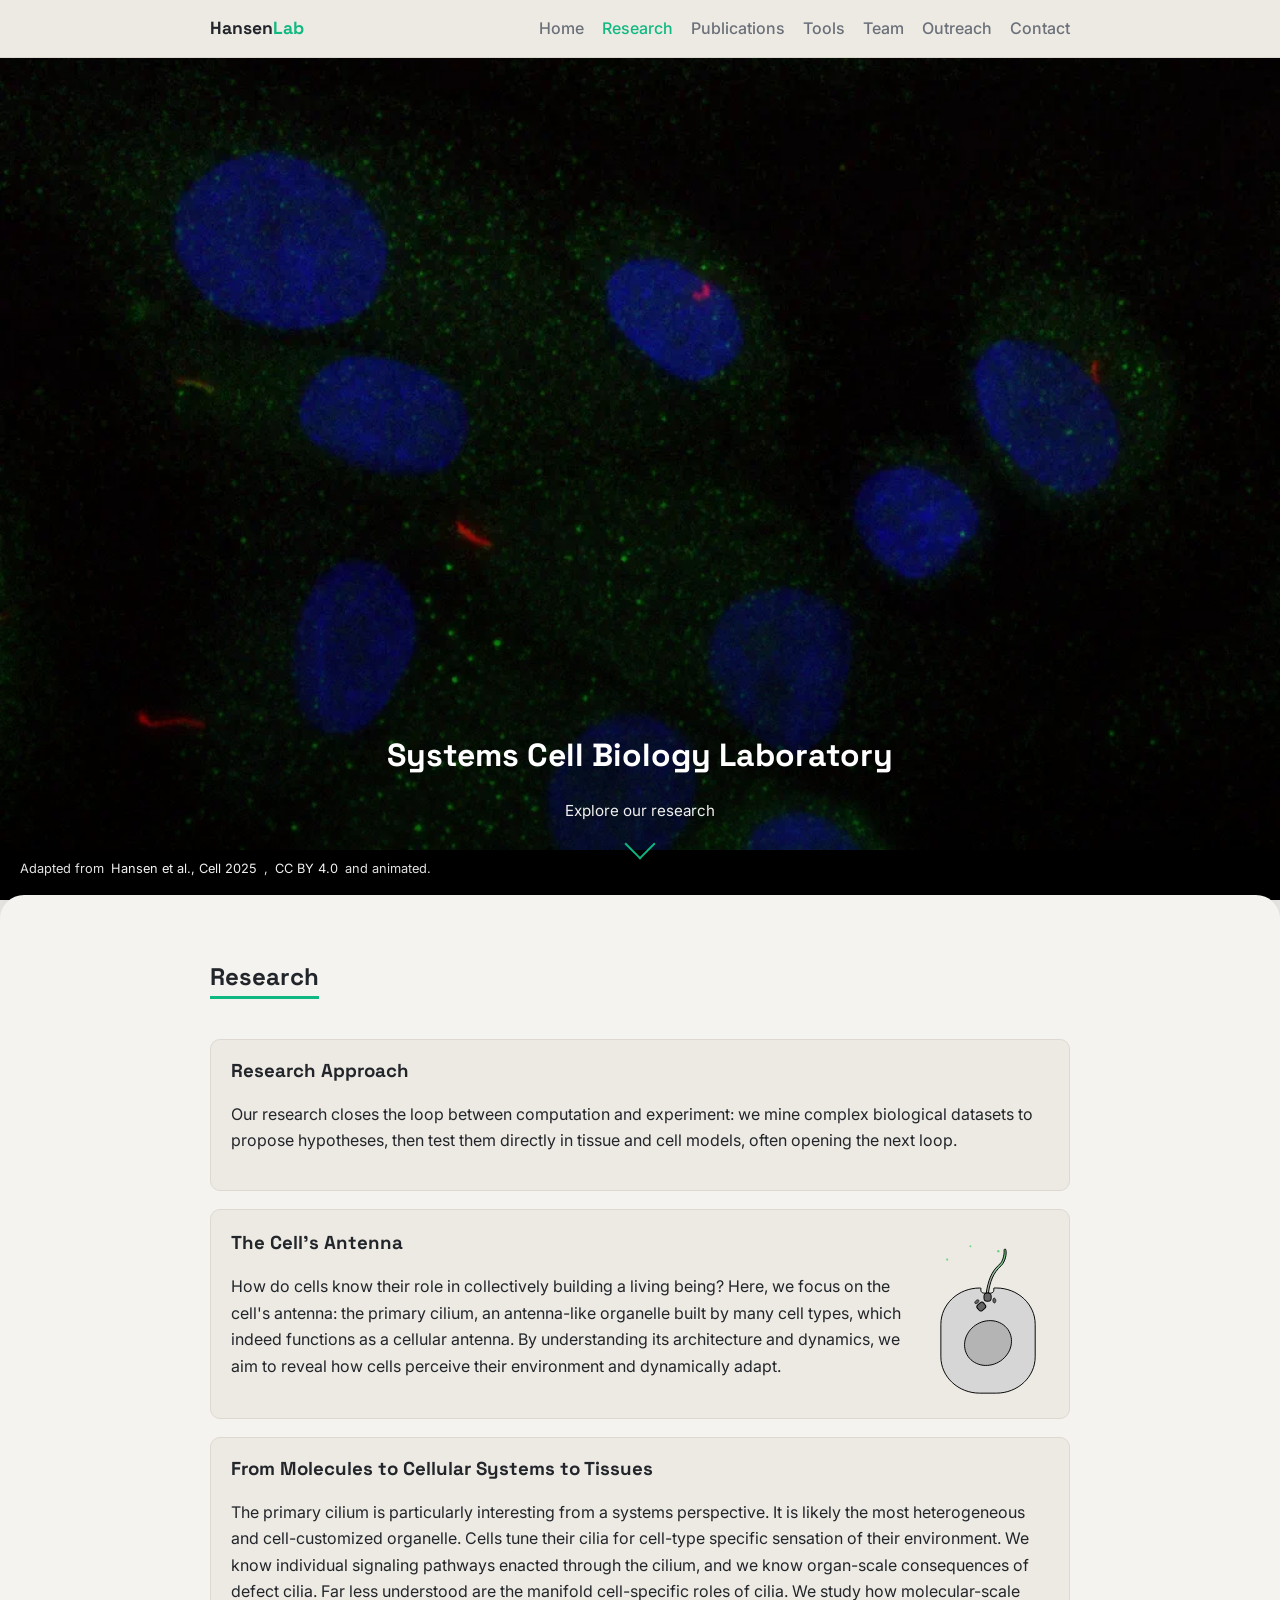
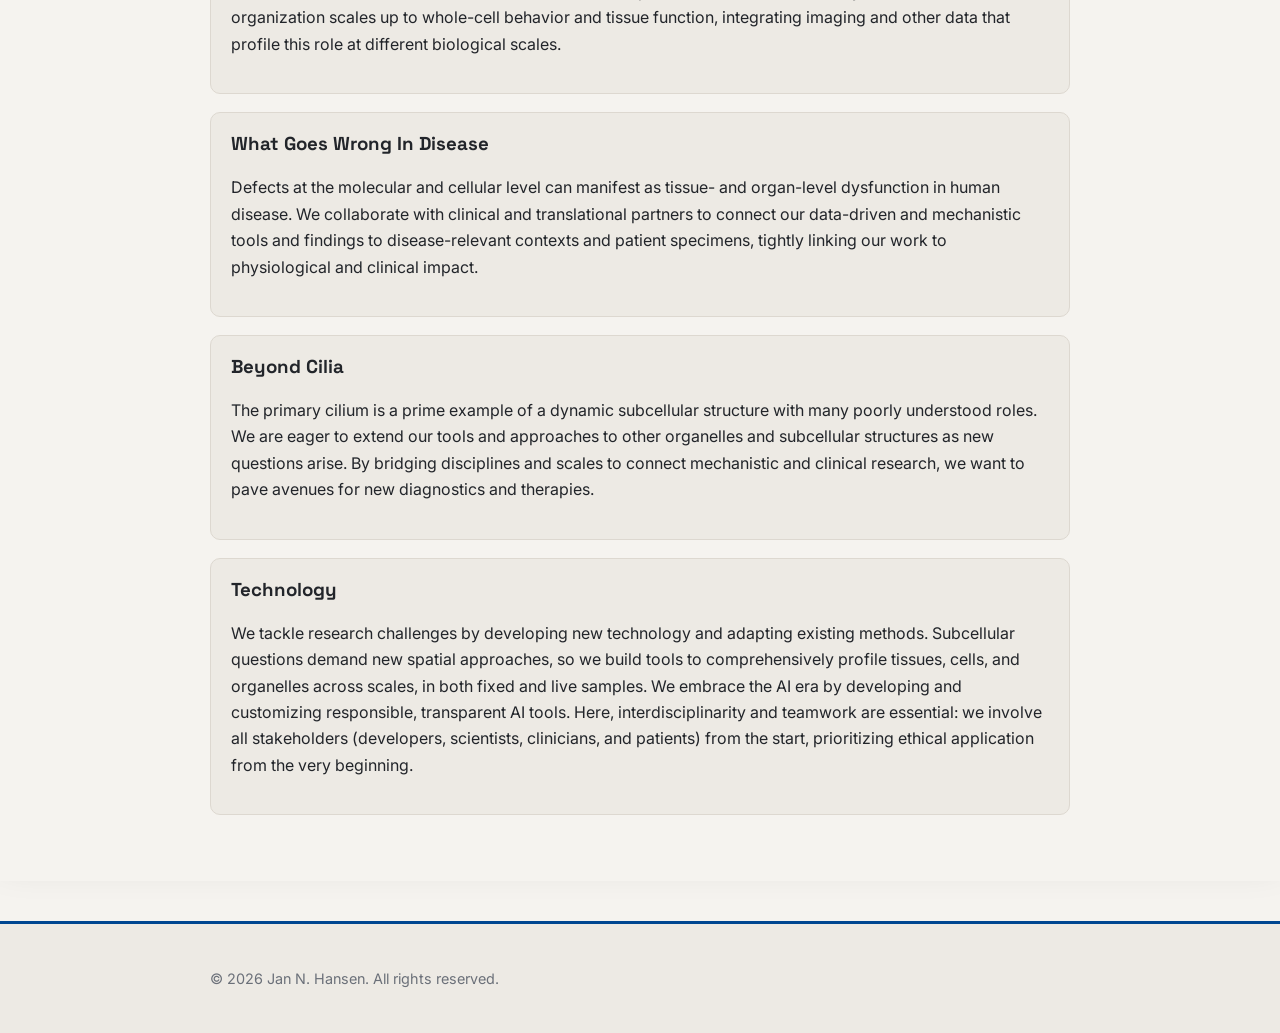
<file: research.html>
<!DOCTYPE html>
<html lang="en">
<head>
  <meta charset="UTF-8">
  <meta name="viewport" content="width=device-width, initial-scale=1.0">
  <title>Research — Hansen Lab</title>
  <link rel="preconnect" href="https://fonts.googleapis.com">
  <link href="https://fonts.googleapis.com/css2?family=Inter:wght@400;500;700&family=Space+Grotesk:wght@500;700&display=swap" rel="stylesheet">
  <link rel="stylesheet" href="style.css">
</head>

<body data-page="research">

 <!-- NAV bar -->
 <div id="nav-placeholder"></div>

  <!-- ===== FIXED FULL-SCREEN IMAGE BACKGROUND ===== -->
  <div class="research-hero">
    <div class="research-stack">
      <img class="research-base" src="images/carousel/cc_predict_wide_zoom_og.webp"
           alt="3D confocal image of a primary cilium showing variable subciliary localization of CKAP2. Cell cycle stage analyzed with generative AI. Cilia analyzed with CiliaQ.">
    </div>
  </div>

  <!-- ===== TRANSPARENT SPACER — heading at BOTTOM ===== -->
  <header class="map-hero-spacer">
    <!-- Image credit pinned bottom-left (like the map legend) -->
    <div class="map-legend">
      <!-- <span class="legend-title">Cilium-specific localization of CKAP2:</br>Cell cycle stage analyzed via impainting of the</br>cell cycle marker GMNN.</br>Ciliary CKAP2 intensity analyzed with CiliaQ.</span> -->
      <span style="font-size:0.8rem;">
        Adapted from
        <a href="https://doi.org/10.1016/j.cell.2025.08.039" target="_blank" style="color:#fff;">Hansen et al., Cell 2025</a>,
        <a href="http://creativecommons.org/licenses/by/4.0/" target="_blank" style="color:#fff;">CC BY 4.0</a> and animated.
      </span>
    </div>

    <div class="container">
      <h1>Systems Cell Biology Laboratory</h1>

      <div class="scroll-hint">
        <a href="#research-content">Explore our research</a>
        <a href="#research-content"><span class="chevron"></span></a>
      </div>
    </div>
  </header>

  <!-- ===== CONTENT PANEL slides up over the image ===== -->
  <div class="content-panel">
    <section id="research-content">
      <div class="container">
      <h2>Research</h2>
      <p>
        <!-- EDIT: overview paragraph -->
        
      </p>

      <!-- Optional research-loop diagram. Put image in images/ and uncomment. -->
      <!-- <img class="figure" src="images/research-loop.png" alt="Data-to-wet-lab research loop"> -->
      
      <div class="card">
        <h3>Research Approach</h3>
        <p>Our research closes the loop between computation and experiment: we mine complex biological datasets to propose hypotheses, then test them directly in tissue and cell models, often opening the next loop.</p>
      </div>

      <div class="card has-viz">
        <div class="card-text">
          <h3>The Cell's Antenna</h3>
          <p>How do cells know their role in collectively building a living being? Here, we focus on the cell's antenna: the primary cilium, an antenna-like organelle built by many cell types, which indeed functions as a cellular antenna. By understanding its architecture and dynamics, we aim to reveal how cells perceive their environment and dynamically adapt.</p>
        </div>
        <img class="card-viz" src="images/research/Cilium_Hormone_1_Web.svg"
             alt="Animation of a molecule binding the primary cilium and triggering a signal into the cell body."
             title="Animation of a molecule binding the primary cilium and triggering a signal into the cell body. © Jan N. Hansen, 2026">
      </div>

      <div class="card">
        <h3>From Molecules to Cellular Systems to Tissues</h3>
        <p>The primary cilium is particularly interesting from a systems perspective. It is likely the most heterogeneous and cell-customized organelle. Cells tune their cilia for cell-type specific sensation of their environment. We know individual signaling pathways enacted through the cilium, and we know organ-scale consequences of defect cilia. Far less understood are the manifold cell-specific roles of cilia. We study how molecular-scale organization scales up to whole-cell behavior and tissue function, integrating imaging and other data that profile this role at different biological scales.</p>
      </div>
 
      <div class="card">
        <h3>What Goes Wrong In Disease</h3>
        <p>Defects at the molecular and cellular level can manifest as tissue- and organ-level dysfunction in human disease. We collaborate with clinical and translational partners to connect our data-driven and mechanistic tools and findings to disease-relevant contexts and patient specimens, tightly linking our work to physiological and clinical impact.</p>
      </div>
      
      <div class="card">
        <h3>Beyond Cilia</h3>
        <p>The primary cilium is a prime example of a dynamic subcellular structure with many poorly understood roles. We are eager to extend our tools and approaches to other organelles and subcellular structures as new questions arise. By bridging disciplines and scales to connect mechanistic and clinical research, we want to pave avenues for new diagnostics and therapies.</p>
      </div>
      
      <div class="card">
        <h3>Technology</h3>
        <p>We tackle research challenges by developing new technology and adapting existing methods. Subcellular questions demand new spatial approaches, so we build tools to comprehensively profile tissues, cells, and organelles across scales, in both fixed and live samples. We embrace the AI era by developing and customizing responsible, transparent AI tools. Here, interdisciplinarity and teamwork are essential: we involve all stakeholders (developers, scientists, clinicians, and patients) from the start, prioritizing ethical application from the very beginning.</p>
      </div>
    </div>
    </section>
  </div>
  
  <!-- ===== FOOTER ===== -->  
  <div id="footer-placeholder"></div>
  
  <!-- Add nav and footer -->
  <script>
   // Measure the real nav height and store it as a CSS variable
    function setNavHeight() {
      const nav = document.querySelector('nav');
      if (nav) {
        document.documentElement.style.setProperty('--nav-height', nav.offsetHeight + 'px');
      }
    }
    
    // Header
    fetch('nav.html')
      .then(r => r.text())
      .then(html => {
        const placeholder = document.getElementById('nav-placeholder');
        placeholder.outerHTML = html;   // replaces the div with the nav directly

        // highlight active page
        const page = document.body.dataset.page;
        const link = document.querySelector('[data-nav="' + page + '"]');
        if (link) link.classList.add('active');

        // measure nav height (after nav is in the DOM)
        setNavHeight();
        window.addEventListener('resize', setNavHeight);
      });

    // FOOTER
    fetch('footer.html')
      .then(r => r.text())
      .then(html => {
        const ph = document.getElementById('footer-placeholder');
        ph.outerHTML = html;
      });
  </script>
  
</body>
</html>
</file>
<file: style.css>
/* =========================================================
   GLOBAL STYLES — edit variables below to recolor the site
   ========================================================= */
:root {
  --bg: #F5F3EF;            /* warm off-white (soft, not pure white) */
  --surface: #EDEAE4;       /* cards sit slightly brighter than bg */
  --border: #DDD8D0;        /* subtle warm borders */
  --text: #22252A;          /* near-anthracite text (was the old bg) */
  --muted: #6B7079;         /* muted gray */
  --accent: #10B981;        /* slightly deeper green for contrast on light bg */
  --accent-warm: #C9822B;   /* deeper amber so it's readable on light */
  --kth-blue: #1E5FA8;      /* KTH-family blue, darkened for light-mode links */
  --kth-blue-true: #004791; /* official KTH blue (footer strip) */

  --maxwidth: 900px;
  --radius: 10px;

  --nav-height: 56px;
}

/* ---------- Base ---------- */
* { box-sizing: border-box; }
body {
  margin: 0;
  background: var(--bg);
  color: var(--text);
  font-family: "Inter", system-ui, sans-serif;
  line-height: 1.65;
}
h1, h2, h3 { font-family: "Space Grotesk", "Inter", sans-serif; line-height: 1.2; }
a { color: var(--kth-blue); text-decoration: none; }
a:hover { text-decoration: underline; }

.container { max-width: var(--maxwidth); margin: 0 auto; padding: 0 20px; }

/* ---------- Nav bar (shared across all pages) ---------- */
nav {
  border-bottom: 1px solid var(--border);
  background: var(--surface);
  position: sticky; top: 0; z-index: 10;
}
nav .container {
  display: flex; align-items: center; justify-content: space-between;
  padding-top: 14px; padding-bottom: 14px; flex-wrap: wrap;
}
nav a.brand { font-family: "Space Grotesk", sans-serif; font-weight: 700; font-size: 1.1rem; color: var(--text); }
nav a.brand:hover { color: var(--text)}   /* no decoration on hover */
nav a.brand span { color: var(--accent); }           /* colored accent in lab name */
nav ul { list-style: none; display: flex; gap: 18px; margin: 0; padding: 0; flex-wrap: wrap; }
nav a { color: var(--muted); font-weight: 500; }
nav a:hover, nav a.active { color: var(--accent); text-decoration: none; }


/* ---------- Section spacing ---------- */
section { padding: 48px 0; }
section h2 {
  display: inline-block;
  border-bottom: 3px solid var(--accent);           /* green underline accent */
  padding-bottom: 4px; margin-bottom: 24px;
}

/* ---------- Hero (home) ---------- */
.hero { padding: 72px 0 40px; }
.hero h1 { font-size: 2.6rem; margin: 0 0 10px; }
.hero .tagline { color: var(--muted); font-size: 1.2rem; max-width: 620px; }

/* ---------- Recruiting / opening banner (amber) ---------- */
.banner {
  background: rgba(232,176,75,0.12);
  border: 1px solid var(--accent-warm);
  color: var(--accent-warm);
  border-radius: var(--radius);
  padding: 14px 18px; margin: 24px 0; font-weight: 500;
}

/* ---------- Cards (news, tools, people) ---------- */
.card {
  background: var(--surface);
  border: 1px solid var(--border);
  border-radius: var(--radius);
  padding: 20px; margin-bottom: 18px;
}
.card h3 { margin-top: 0; }

.grid { display: grid; grid-template-columns: repeat(auto-fill, minmax(260px, 1fr)); gap: 18px; }

/* ---------- Keyword tags/chips ---------- */
.tag {
  display: inline-block; font-size: 0.8rem; color: var(--accent);
  border: 1px solid var(--accent); border-radius: 999px;
  padding: 2px 10px; margin: 2px 4px 2px 0;
}

/* ---------- Publications list ---------- */
.pub-year { color: var(--accent); font-family: "Space Grotesk", sans-serif; margin-top: 28px; }
.pub {
  padding: 12px 0; border-bottom: 1px solid var(--border);
}
.pub .authors { color: var(--muted); font-size: 0.95rem; }
.pub .venue { font-style: italic; color: var(--muted); }
.pub b { color: var(--text); }   /* highlight your name in bold */

/* ---------- People ---------- */
.person { display: flex; gap: 18px; align-items: center; }
.person img { width: 96px; height: 96px; border-radius: 50%; object-fit: cover; border: 2px solid var(--accent); }

/* ---------- Images ---------- */
img.figure { max-width: 100%; border-radius: var(--radius); border: 1px solid var(--border); }

/* ---------- Footer ---------- */
footer {
  border-top: 3px solid var(--kth-blue-true);   /* KTH affiliation strip */
  background: var(--surface);
  color: var(--muted);
  padding: 28px 0; margin-top: 40px; font-size: 0.9rem;
  position: relative; z-index: 2;
}

/* ---------- Responsive ---------- */
@media (max-width: 600px) {
  .hero h1 { font-size: 2rem; }
  .person { flex-direction: column; text-align: center; }
}

/* ---------- Links ---------- */
.person .links { margin-top: 8px; }
.person .links a {
  display: inline-block; margin-right: 10px; font-size: 0.9rem;
  border: 1px solid var(--kth-blue); color: var(--kth-blue);
  border-radius: 999px; padding: 3px 12px;
}
.person .links a:hover { background: var(--kth-blue); color: #fff; text-decoration: none; }

/* ORCID iD display (per ORCID iD Display Guidelines) */
.orcid-id a,
.orcid-id img {
  border: none !important;
  border-radius: 0 !important;
  outline: none !important;
  box-shadow: none !important;
  background: none !important;
  width: auto;
  padding: 0;
}
.orcid-id img { width: 16px !important; height: 16px !important; }
.orcid-id a:hover { border: none; background: none; }

/* =========================================================
   BACKGROUND CAROUSEL
   Captions live INSIDE .carousel; dots + scroll-hint live
   inside .hero-spacer. The gradient is on the carousel so
   captions can sit above it, and the spacer is transparent
   + pointer-events:none so the carousel shows through.
   ========================================================= */
.carousel {
  position: fixed;
  inset: 0;
  height: 100vh;
  overflow: hidden;
  z-index: 0;                 /* behind hero-spacer + content */
}

/* Slides stack and cross-fade */
.carousel .slide {
  position: absolute; inset: 0;
  opacity: 0;
  transition: opacity 1s ease;
  z-index: 1;
}
.carousel .slide.active { opacity: 1; z-index: 2; }

/* Default image: fill and crop */
.carousel .slide img {
  width: 100%; height: 100%;
  object-fit: cover;
  display: block;
}


/* Default video: fill and crop (same as images) */
.carousel .slide video {
  position: absolute;
  top: 0; left: 0;
  width: 100%;
  height: 100%;
  object-fit: cover;
  object-position: center center;
  display: block;
}

/* CONTAIN modifier: full HEIGHT visible, black bars left/right */
.carousel .slide.contain {
  background: #000;
  display: flex;
  align-items: center;
  justify-content: center;    /* center image; black bars on sides */
}
.carousel .slide.contain img {
  height: 100%;               /* always fill full height */
  width: auto;                /* width follows aspect ratio */
  max-width: none;            /* allow narrower-than-slide (bars on sides) */
  object-fit: contain;
}

/* CONTAIN modifier for video too */
.carousel .slide.contain video {
  height: 100%;
  width: auto;
  max-width: none;
  object-fit: contain;
}

/* Readability gradient — INSIDE the carousel, above images, below caption.
   (Moved here from .hero-spacer so it no longer covers the captions.) */
.carousel::after {
  content: "";
  position: absolute; inset: 0;
  background: linear-gradient(to bottom, rgba(0,0,0,0) 55%, rgba(0,0,0,0.5) 100%);
  z-index: 3;                 /* above slide images */
  pointer-events: none;       /* never blocks clicks */
}

/* Caption — bottom-left, ABOVE the gradient so it is visible */
.carousel .caption {
  position: absolute;
  left: 0; bottom: 10px;     /* sits above the tagline/dots/arrow area */
  z-index: 4;                 /* above gradient (3) */
  max-width: 70%;
  background: rgba(34,37,42,0.7);
  color: #fff;
  font-size: 0.85rem;
  padding: 8px 14px;
  border-top-right-radius: var(--radius);
  border-bottom-right-radius: var(--radius);
  pointer-events: auto;       /* caption links clickable */
}
.carousel .caption a { color: #fff; text-decoration: underline; }
.carousel .caption a:hover { color: var(--accent); }

/* Only the active slide's caption shows */
.carousel .slide:not(.active) .caption { display: none; }

/* =========================================================
   CAROUSEL HERO SPACER (title + dots + scroll arrow)
   Transparent and click-through so the carousel (with its
   captions) shows underneath; individual children re-enable
   pointer events where needed.
   ========================================================= */
.hero-spacer {
  position: relative;
  z-index: 1;                 /* above carousel (0), below content-panel (2) */
  height: calc(100vh - 56px); 
  display: flex; flex-direction: column; justify-content: flex-end;
  padding-bottom: 40px;
  pointer-events: none;       /* let clicks pass through to carousel captions */
  /* NOTE: gradient intentionally removed — it now lives on .carousel::after */
}
.hero-spacer .container { pointer-events: none; }
.hero-spacer h1 {
  color: #fff; font-size: 3rem; margin: 0 0 10px;
  pointer-events: auto;
}
.hero-spacer .tagline {
  color: #f0f0f0; font-size: 1.25rem; max-width: 620px;
  pointer-events: auto;
}

/* Dots (inside the spacer) — re-enable clicks */
.carousel-dots {
  position: relative;
  z-index: 3;
  text-align: center;
  margin-top: 20px;
  pointer-events: auto;
}
.carousel-dots button {
  width: 10px; height: 10px; border-radius: 50%; border: none;
  margin: 0 4px; padding: 0; cursor: pointer;
  background: rgba(255,255,255,0.5);
}
.carousel-dots button.active { background: var(--accent); }

/* Scroll-down arrow (inside the spacer) */
.scroll-hint {
  text-align: center;
  margin-top: 14px;
  pointer-events: auto;
}
.scroll-hint .chevron {
  display: block; margin: 0 auto;
  width: 22px; height: 22px;
  border-right: 2px solid var(--accent);
  border-bottom: 2px solid var(--accent);
  transform: rotate(45deg);
  animation: bounce 1.8s infinite;
}
@keyframes bounce {
  0%, 100% { transform: rotate(45deg) translate(0, 0); }
  50%      { transform: rotate(45deg) translate(4px, 4px); }
}

/* =========================================================
   CAROUSEL CONTENT PANEL (scrolls over carousel)
   ========================================================= */
.content-panel {
  position: relative;
  z-index: 2;
  background: var(--bg);
  box-shadow: 0 -20px 40px rgba(0,0,0,0.15);
  border-top-left-radius: 24px; border-top-right-radius: 24px;
}

/* =========================================================
   CAROUSEL FOR MOBILE
   ========================================================= */
@media (max-width: 1000px) {
  .carousel { height: 85vh; }

  /* Home page hero spacer */
  body[data-page="home"] .hero-spacer {
    height: calc(85vh - var(--nav-height));
    overflow: hidden;
    justify-content: flex-end;
  }
  body[data-page="home"] .hero-spacer h1 { font-size: 1.6rem; margin-bottom: 8px; }
  body[data-page="home"] .hero-spacer .tagline { font-size: 0.9rem; }
  body[data-page="home"] .hero-spacer .tagline-full { display: none; }
}

/* =========================================================
   TOOLS: full-screen map hero (content scrolls over)
   ========================================================= */

/* Fixed map background — sized by WIDTH, natural aspect ratio */
.map-hero {
  position: fixed;
  top: var(--nav-height); /* not 0 to start below the nav */
  left: 0; right: 0;
  width: 100%;
  z-index: 0;
  overflow: hidden;
  background: var(--bg);
}
.map-hero .map-stack {
  position: relative;
  width: 100%;
}
.map-hero .map-stack img {
  position: absolute; top: 0; left: 0;
  width: 100%; height: auto;      /* full width, natural height */
  display: block;
}
/* Base image is in normal flow so the stack has correct height */
.map-hero .map-stack img.map-base { position: relative; }

/* Dot layers cross-fade through the progression */
.map-hero .map-stack img.map-dots {
  opacity: 0;
  animation-duration: 6s;
  animation-timing-function: ease;
  animation-fill-mode: forwards;
}
.map-hero .map-stack img.dots-1 { animation-name: fadeInOut; animation-delay: 0.6s; }
.map-hero .map-stack img.dots-2 { animation-name: fadeInStay; animation-delay: 2.5s; }
@keyframes fadeInOut  { 0%{opacity:0} 25%{opacity:1} 75%{opacity:1} 100%{opacity:0} }
@keyframes fadeInStay { 0%{opacity:0} 40%{opacity:1} 100%{opacity:1} }

/* ---- Transparent spacer: one screenful, heading at BOTTOM (like home) ---- */
.map-hero-spacer {
  width: 100%;
  aspect-ratio: 2100 / 1420;   /* matches your map image */
  max-height: calc(93vh - var(--nav-height));   /* account for nav, regarding vh: never taller than the screen, reduced from 100 to show white bar */
  margin-top: var(--nav-height);                 /* push spacer content below nav too */
  position: relative; z-index: 1;
  display: flex; flex-direction: column; justify-content: flex-end;
  padding-bottom: 40px;
  background: linear-gradient(to bottom, rgba(0,0,0,0) 25%, rgba(0,0,0,0.45) 100%);
}
.map-hero-spacer h1 {
  color: #fff;
  font-size: 2rem;
  max-width: 820px;
  line-height: 1.3;
  margin: 0 0 20px;
}

/* Scroll-down hint */
.scroll-hint { text-align: center; }
.scroll-hint a { color: #f0f0f0; font-size: 0.95rem; text-decoration: none; }
.scroll-hint a:hover { color: var(--accent); }
.scroll-hint .chevron {
  display: block; margin: 10px auto 0;   /* auto = centered horizontally */
  width: 22px; height: 22px;
  border-right: 2px solid var(--accent); border-bottom: 2px solid var(--accent);
  transform: rotate(45deg); animation: bounce 1.8s infinite;
}
@keyframes bounce {
  0%,100% { transform: rotate(45deg) translate(0,0); }
  50%     { transform: rotate(45deg) translate(4px,4px); }
}

/* Content panel slides up over the map */
.content-panel {
  position: relative; z-index: 2;
  background: var(--bg);
  box-shadow: 0 -20px 40px rgba(0,0,0,0.15);
  border-top-left-radius: 24px; border-top-right-radius: 24px;
}

/* Map legend (dot color key) */
.map-legend {
  position: absolute;
  bottom: 16px; left: 20px;
  z-index: 2;
  display: flex; flex-direction: column; gap: 6px;   /* stacked vertically */
  font-size: 0.9rem; color: #f0f0f0;
}
.map-legend span { display: inline-flex; align-items: center; gap: 7px; }
.map-legend .dot { width: 12px; height: 12px; border-radius: 50%; display: inline-block; }
.map-legend .dot-spermq { background: var(--accent-warm); }  /* orange */
.map-legend .dot-ciliaq { background: var(--accent); }        /* green */

@media (max-width: 700px) {
  /* Tools map hero — scoped to the tools page to avoid conflicts */
  body[data-page="tools"] .map-hero {
    height: auto;                    /* let the map size by width */
    top: var(--nav-height);
  }
  body[data-page="tools"] .map-hero .map-stack img {
    width: 100%;                     /* full WIDTH — whole map visible */
    height: auto;                    /* height follows aspect ratio */
    object-fit: unset;
  }
  body[data-page="tools"] .map-hero-spacer {
    aspect-ratio: 2100 / 1420;       /* keep map aspect ratio */
    height: auto;
    max-height: none;
    margin-top: var(--nav-height);
  }
  body[data-page="tools"] .map-hero-spacer h1 {
    font-size: 1.4rem;               /* smaller heading on mobile */
  }
}

/* =========================================================
   TOOL CARDS (tools grid) + TOOL DETAIL PAGES
   ========================================================= */
.tool-card { text-align: center; display: flex; flex-direction: column; }
.tool-card img.tool-logo {
  width: 100%; max-width: 180px; height: 120px;
  object-fit: contain; margin: 0 auto 14px; display: block;
}
.tool-card h3 { margin: 0 0 8px; }
.tool-card p { color: var(--muted); flex-grow: 1; }
.tool-card .btn {
  display: inline-block; margin-top: 12px;
  border: 1px solid var(--accent); color: var(--accent);
  border-radius: 999px; padding: 6px 16px; font-weight: 500;
}
.tool-card .btn:hover { background: var(--accent); color: #fff; text-decoration: none; }

/* ---- Tool detail page ---- */
.tool-header { display: flex; gap: 24px; align-items: center; flex-wrap: wrap; margin-bottom: 20px; }
.tool-header img { width: 160px; height: 120px; object-fit: contain; }
.citation {
  background: var(--surface); border-left: 4px solid var(--accent);
  padding: 14px 18px; border-radius: 0 var(--radius) var(--radius) 0;
  font-size: 0.95rem; margin: 16px 0;
}
.pub-list { padding-left: 20px; }
.pub-list li { margin-bottom: 10px; color: var(--muted); font-size: 0.95rem; }
.pub-list b { color: var(--text); }
details.abstract { margin: 20px 0; }
details.abstract summary {
  cursor: pointer; font-family: "Space Grotesk", sans-serif;
  color: var(--accent); font-weight: 500;
}

/* =========================================================
   EXPANDABLE TOOL CARDS
   ========================================================= */
.tool-card .btn { cursor: pointer; background: none; font-family: inherit; font-size: inherit; }

/* The hidden expandable region */
.tool-details {
  max-height: 0; overflow: hidden;
  transition: max-height 0.4s ease;
  text-align: left;                 /* card is centered; details read better left */
}
.tool-details.open { max-height: 1200px; }   /* large enough to fit content */

.tool-details .inner {
  border-top: 1px solid var(--border);
  margin-top: 16px; padding-top: 16px;
}
.tool-details img.figure { margin: 12px 0; }
.tool-details .links { margin: 12px 0; }
.tool-details .links a {
  display: inline-block; margin-right: 12px;
  border: 1px solid var(--kth-blue); color: var(--kth-blue);
  border-radius: 999px; padding: 4px 14px; font-size: 0.9rem;
}
.tool-details .links a:hover { background: var(--kth-blue); color: #fff; text-decoration: none; }

/* Full-width tool card layout */
.tools-grid .tool-card { text-align: left; }
.tools-grid .tool-card img.tool-logo {
  max-width: 140px; height: 90px; margin: 0 0 4px 0;   /* logo left-aligned, smaller */
}
.tools-grid .tool-card h3 { margin: 4px 0; }
.tools-grid .tool-card .btn { align-self: flex-start; }  /* button hugs left */

/* =========================================================
   TOOL MODAL (native <dialog>)
   ========================================================= */
dialog.tool-modal {
  position: fixed;                 /* pin to viewport */
  top: 50%; left: 50%;
  transform: translate(-50%, -50%);
  margin: 0;                       /* override default margin:auto */
  border: none;
  border-radius: var(--radius);
  padding: 0;
  max-width: 680px;
  width: 92%;
  max-height: 85vh;               /* so tall modals scroll internally, not the page */
  overflow: auto;                 /* scroll inside the modal if content is long */
  background: var(--surface);
  color: var(--text);
  box-shadow: 0 20px 60px rgba(0,0,0,0.35);
}
/* The dimmed, slightly blurred backdrop */
dialog.tool-modal::backdrop {
  background: rgba(20,22,26,0.55);
  backdrop-filter: blur(3px);           /* transparency + blur; ignored gracefully if unsupported */
}
.tool-modal .modal-body { padding: 28px; }
.tool-modal .modal-header { display: flex; gap: 18px; align-items: center; margin-bottom: 14px; }
.tool-modal .modal-header img { width: 160px; height: 100px; object-fit: contain; }
.tool-modal .modal-header h3 { margin: 0; }
.tool-modal img.figure { margin: 14px 0; }
.tool-modal .links { margin: 14px 0; }
.tool-modal .links a {
  display: inline-block; margin-right: 12px;
  border: 1px solid var(--kth-blue); color: var(--kth-blue);
  border-radius: 999px; padding: 5px 16px; font-size: 0.9rem;
}
.tool-modal .links a:hover { background: var(--kth-blue); color: #fff; text-decoration: none; }

/* Close button */
.tool-modal .modal-close {
  position: absolute; top: 12px; right: 14px;
  border: none; background: none; cursor: pointer;
  font-size: 1.6rem; line-height: 1; color: var(--muted);
}
.tool-modal .modal-close:hover { color: var(--text); }
.tool-modal { position: relative; }  /* anchor for close button */
.tool-modal figure { margin: 14px 0; padding: 0; }

/* =========================================================
   PUBLICATIONS PAGE
   ========================================================= */
.scholar-btn {
  display: inline-block; margin: 4px 0 8px;
  border: 1px solid var(--accent); color: var(--accent);
  border-radius: 999px; padding: 8px 20px; font-weight: 500;
}
.scholar-btn:hover { background: var(--accent); color: #fff; text-decoration: none; }

.pub-num { color: var(--muted); font-weight: 500; }        /* the [40] index */
.pub .self { color: var(--text); text-decoration: underline; text-underline-offset: 2px; }       /* your name */
.pub-note {                                                 /* your commentary */
  background: rgba(52,211,153,0.08);
  border-left: 3px solid var(--accent);
  padding: 8px 14px; margin: 8px 0 4px;
  font-size: 0.9rem; color: var(--muted); border-radius: 0 var(--radius) var(--radius) 0;
}
.subsection { color: var(--accent-warm); font-family: "Space Grotesk", sans-serif; margin-top: 40px; }

/* =========================================================
   FEATURED / HIGHLIGHTED PUBLICATIONS
   ========================================================= */
.pub.featured {
  background: var(--surface);
  border-left: 4px solid var(--accent);   /* green accent bar */
  border-radius: 0 var(--radius) var(--radius) 0;
  padding: 14px 16px;
  margin: 10px 0;
}
.pub.featured .feat-tag {
  display: inline-block;
  font-size: 0.72rem; font-weight: 600; letter-spacing: 0.04em;
  text-transform: uppercase;
  color: var(--accent);
  border: 1px solid var(--accent);
  border-radius: 999px; padding: 1px 8px; margin-right: 8px;
}
.pub.featured .pub-note { background: rgba(16,185,129,0.08); border-left-color: var(--accent); }

/* =========================================================
   OUTREACH — masonry-style flowing columns
   ========================================================= */
.outreach-grid {
  column-count: 2;           /* two columns on wider screens */
  column-gap: 20px;
}
.outreach-grid .outreach-card {
  break-inside: avoid;       /* don't split a tile across columns */
  margin-bottom: 20px;
  display: block;            /* override the flex column from before */
  width: 100%;
}

/* Collapse to a single column on narrow screens */
@media (max-width: 640px) {
  .outreach-grid { column-count: 1; }
}

.outreach-card { display: flex; flex-direction: column; }
.outreach-card .thumb {
  width: 100%; height: 180px; object-fit: cover;
  border-radius: var(--radius); border: 1px solid var(--border);
  margin-bottom: 14px;
}
.outreach-card h3 { margin: 0 0 8px; }
.outreach-card p { color: var(--muted); flex-grow: 1; }
.outreach-card .btn {
  align-self: flex-start; margin-top: 12px;
  border: 1px solid var(--accent); color: var(--accent);
  border-radius: 999px; padding: 6px 16px; font-weight: 500;
}
.outreach-card .btn:hover { background: var(--accent); color: #fff; text-decoration: none; }

/* Award badge accent */
.award-badge {
  display: inline-block; font-size: 0.75rem; font-weight: 600;
  color: var(--accent-warm); border: 1px solid var(--accent-warm);
  border-radius: 999px; padding: 2px 10px; margin-bottom: 8px;
}

/* Photo credit overlaid in bottom-right corner of the image */
.thumb-figure {
  margin: 0 0 14px;
  position: relative;
  line-height: 0;              /* removes the gap under the image */
}
.thumb-figure .thumb { margin-bottom: 0; }   /* override the default thumb margin */
.thumb.portrait { object-position: center top; }

.photo-credit {
  position: absolute;
  bottom: 6px; right: 6px;
  font-size: 0.68rem;
  color: #fff;
  background: rgba(0,0,0,0.45);
  padding: 2px 6px;
  border-radius: 4px;
  line-height: 1.2;
}
.photo-credit a { color: #fff; text-decoration: underline; }
.photo-credit a:hover { color: var(--accent); }

/* =========================================================
   PEOPLE PAGE — philosophy, join us, team
   ========================================================= */
.approach-block {
  max-width: 760px;
  margin-bottom: 12px;
}
.approach-block p { font-size: 1.05rem; }

.join-box {
  background: rgba(16,185,129,0.06);
  border: 1px solid var(--accent);
  border-radius: var(--radius);
  padding: 22px 24px;
  margin: 8px 0 12px;
}
.join-box h3 { margin-top: 0; }
.join-box ul { margin: 10px 0; padding-left: 20px; }
.join-box li { margin-bottom: 6px; }

.get-in-touch {
  border-left: 4px solid var(--accent-warm);
  padding: 12px 18px; margin-top: 8px;
  color: var(--muted);
}

/* Values grid on People page */
.values-grid {
  display: grid;
  grid-template-columns: repeat(auto-fill, minmax(260px, 1fr));
  gap: 18px;
  margin-top: 16px;
}
.value {
  background: var(--surface);
  border: 1px solid var(--border);
  border-left: 3px solid var(--accent);
  border-radius: var(--radius);
  padding: 16px 18px;
}
.value h4 {
  margin: 0 0 6px;
  font-family: "Space Grotesk", sans-serif;
  color: var(--text);
}
.value p { margin: 0; color: var(--muted); font-size: 0.95rem; }

/* =========================================================
   PEOPLE CARDS (image-forward, click to expand modal)
   ========================================================= */
.people-grid {
  display: grid;
  grid-template-columns: repeat(2, 1fr);
  gap: 20px;
  margin-top: 16px;
}
@media (max-width: 640px) {
  .people-grid { grid-template-columns: 1fr; }
}

/* Image-forward card */
.person-card {
  position: relative;
  border-radius: var(--radius);
  overflow: hidden;
  cursor: pointer;
  border: 1px solid var(--border);
  aspect-ratio: 1 / 1;               /* portrait card shape */
  background: var(--surface);
}
.person-card img {
  width: 100%; height: 100%;
  object-fit: cover; display: block;
  transition: transform 0.3s ease;
}
.person-card:hover img { transform: scale(1.04); }

/* Name/role overlay at the bottom */
.person-card .overlay {
  position: absolute; left: 0; right: 0; bottom: 0;
  padding: 16px 16px 14px;
  background: linear-gradient(to top, rgba(0,0,0,0.75) 0%, rgba(0,0,0,0) 100%);
  color: #fff;
}
.person-card .overlay h3 { margin: 0; font-size: 1.15rem; color: #fff; }
.person-card .overlay .role { font-size: 0.9rem; color: #e0e0e0; }

/* "click to expand" hint */
.person-card .expand-hint {
  position: absolute; top: 10px; right: 12px;
  background: rgba(0,0,0,0.45); color: #fff;
  font-size: 0.75rem; padding: 3px 8px; border-radius: 999px;
  opacity: 0; transition: opacity 0.2s;
}
.person-card:hover .expand-hint { opacity: 1; }

/* ---- Person modal (reuses dialog pattern) ---- */
dialog.person-modal {
  position: fixed; top: 50%; left: 50%;
  transform: translate(-50%, -50%); margin: 0;
  border: none; border-radius: var(--radius); padding: 0;
  max-width: 620px; width: 92%; max-height: 85vh; overflow: auto;
  background: var(--surface); color: var(--text);
  box-shadow: 0 20px 60px rgba(0,0,0,0.35);
}
dialog.person-modal::backdrop { background: rgba(20,22,26,0.55); backdrop-filter: blur(3px); }
.person-modal .modal-body { padding: 0; }
.person-modal .modal-photo { width: 100%; aspect-ratio: 1 / 1; max-height: 360px; object-fit: cover; display: block; }
.person-modal .modal-content { padding: 24px 28px 28px; position: relative; }
.person-modal h3 { margin: 0 0 4px; }
.person-modal .role { color: var(--muted); margin-bottom: 14px; }
.person-modal .modal-close {
  position: absolute; top: 10px; right: 14px;
  border: none; background: rgba(0,0,0,0.5); color: #fff; cursor: pointer;
  font-size: 1.4rem; line-height: 1; width: 34px; height: 34px; border-radius: 50%;
}
.person-modal .modal-close:hover { background: rgba(0,0,0,0.75); }

/* "This could be you" recruitment card */
.person-card.join-card {
  display: flex; align-items: center; justify-content: center;
  text-align: center;
  background: rgba(16,185,129,0.06);
  border: 2px dashed var(--accent);
  cursor: pointer;
}
.person-card.join-card:hover { background: rgba(16,185,129,0.12); }
.person-card.join-card .join-inner { padding: 20px; }
.person-card.join-card .plus {
  font-size: 2.4rem; color: var(--accent); line-height: 1; margin-bottom: 8px;
}
.person-card.join-card h3 { color: var(--text); margin: 0 0 6px; font-size: 1.15rem; }
.person-card.join-card p { color: var(--muted); font-size: 0.9rem; margin: 0; }

/* =========================================================
   GAME (Paint the Cilia)
   ========================================================= */
body[data-page="game"] {
  display: flex;
  flex-direction: column;
  height: 100vh;        /* was min-height: 100vh — now EXACTLY the viewport */
  margin: 0;
  overflow: hidden;     /* prevent page scroll; canvas area handles its own */
}

/* Wrapper: vertical stack (layout row on top, bottom bar below) */
.game-wrap {
  display: flex;
  flex-direction: column;
  flex: 1;              /* fills space below the nav */
  min-height: 0;
}

/* Layout row: sidebar + stage */
.game-layout {
  display: flex;
  gap: 0;
  flex: 1;
  min-height: 0;
}

/* Sidebar */
.game-sidebar {
  width: 300px; flex-shrink: 0; overflow-y: auto;
  padding: 20px; border-right: 1px solid var(--border); background: var(--surface);
}
.game-sidebar h2 { margin-top: 0; }

/* Stage (canvas area) */
.game-stage {
  flex: 1;
  position: relative;
  overflow: hidden;
  background: #000;
}

/* Canvas stack (anchored top-left; positioned via JS transform) */
.canvas-stack {
  position: absolute;
  top: 0; left: 0;
  transform-origin: 0 0;
}
.canvas-stack canvas { display: block; }
#paintCanvas { position: absolute; inset: 0; }

/* Feedback bar overlaying the top of the image (not the sidebar) */
.game-topbar {
  position: absolute;
  top: 0; left: 0; right: 0;
  z-index: 5;                    /* above the canvas */
  min-height: 40px;
  display: flex;
  align-items: center;
  justify-content: center;
  text-align: center;
  padding: 8px 20px;
  /* background: rgba(34,37,42,0.75);   semi-transparent dark, readable over image */
  color: #fff;
  font-size: 0.9rem;
  pointer-events: none;          /* clicks pass through to the canvas */
}
.game-topbar { background: transparent; transition: background 0.2s; }
.game-topbar.has-msg { background: rgba(34,37,42,0.75); }
#paintFeedback { margin: 0; }

/* Credit bar overlaying the bottom of the image */
.game-creditbar {
  position: absolute;
  bottom: 0; left: 0; right: 0;
  z-index: 5;
  padding: 6px 14px;
  background: rgba(34,37,42,0.7);
  color: #ddd;
  font-size: 0.72rem;
  line-height: 1.4;
  pointer-events: auto;
  display: flex;               /* one row */
  align-items: center;
  gap: 8px;
  white-space: nowrap;
}
.game-creditbar #creditNote {
  opacity: 0.85;
  overflow: hidden;
  text-overflow: ellipsis;     /* truncate long URL */
  flex-shrink: 1;              /* URL shrinks first */
  min-width: 0;               /* allow shrinking in flex */
}
.game-creditbar .credit-static {
  flex-shrink: 0;             /* attribution stays fully visible */
}
.game-creditbar a { color: #fff; text-decoration: underline; }
.game-creditbar a:hover { color: var(--accent); }

.game-creditbar { white-space: nowrap; overflow: hidden; text-overflow: ellipsis; }
.game-creditbar #creditNote { opacity: 0.85; }
.game-creditbar .credit-static { margin-left: 8px; }

/* Sidebar widgets */
.instructions { font-size: 0.85rem; color: var(--muted); line-height: 1.5; }
.instructions ol { padding-left: 18px; }
.palette { display: flex; flex-wrap: wrap; gap: 6px; margin: 12px 0; }
.swatch { width: 26px; height: 26px; border-radius: 50%; border: 2px solid #fff; box-shadow: 0 0 0 1px var(--border); cursor: pointer; }
.swatch.active { outline: 3px solid var(--text); outline-offset: 1px; }
.swatch.eraser { background: repeating-conic-gradient(#ccc 0% 25%, #fff 0% 50%) 50% / 10px 10px; }
.swatch.hand { background: #ddd; display:flex; align-items:center; justify-content:center; font-size:14px; }
.ctrl { margin: 10px 0; font-size: 0.85rem; color: var(--muted); }
.ctrl input[type=range] { width: 100%; }
.btn-col { display: flex; flex-direction: column; gap: 8px; margin-top: 14px; }
.btn-col .btn { text-align: center; }
.zoom-row { display: flex; gap: 8px; margin-top: 10px; }
.zoom-row .btn { flex: 1; }

/* Stack on narrow screens */
@media (max-width: 800px) {
  .game-wrap { flex: none; height: auto; }
  .game-layout { flex-direction: column; }
  .game-sidebar { width: auto; border-right: none; border-bottom: 1px solid var(--border); }
  .game-stage { height: 70vh; }
}

/* =========================================================
   RESEARCH HERO (image background, full-width)
   ========================================================= */
.research-hero {
  position: fixed;
  top: 0; left: 0; right: 0;
  width: 100%;
  height: 100vh;
  overflow: hidden;
  z-index: 0;
  background: #000;
  display: flex;              /* center the stack */
  align-items: center;
  justify-content: center;
}
.research-stack {
  position: relative;         /* not absolute — let it size to the image */
  width: 100%;
  display: flex;
  align-items: center;
  justify-content: center;
}
.research-base {
  width: 100%;
  height: auto;
  max-height: 100vh;          /* never taller than viewport */
  display: block;
}

@media (max-width: 1000px) {
  .research-hero { height: 80vh; }
  body[data-page="research"] .hero-spacer {
    height: calc(80vh - var(--nav-height));   /* scoped to research, and nav-adjusted */
  }
}

/* =========================================================
   CONTACT
   ========================================================= */
   
.map-embed {
  margin: 20px 0;
  border-radius: var(--radius);
  overflow: hidden;
  border: 1px solid var(--border);
}
.map-embed iframe { display: block; width: 100%; }

/* =========================================================
   CARD WITH SIDE VISUALIZATION (e.g. Cilium animation)
   ========================================================= */
.card.has-viz {
  display: flex;
  align-items: center;
  gap: 24px;
}
.card.has-viz .card-text { flex: 1; min-width: 0; }
.card.has-viz .card-viz {
  flex-shrink: 0;
  width: 120px;          /* tune: display width of the SVG */
  height: auto;
  align-self: center;
}

/* Stack on narrow screens: SVG above text, centered */
@media (max-width: 600px) {
  .card.has-viz { flex-direction: column; }
  .card.has-viz .card-viz { width: 100px; order: -1; }
}
</file>
